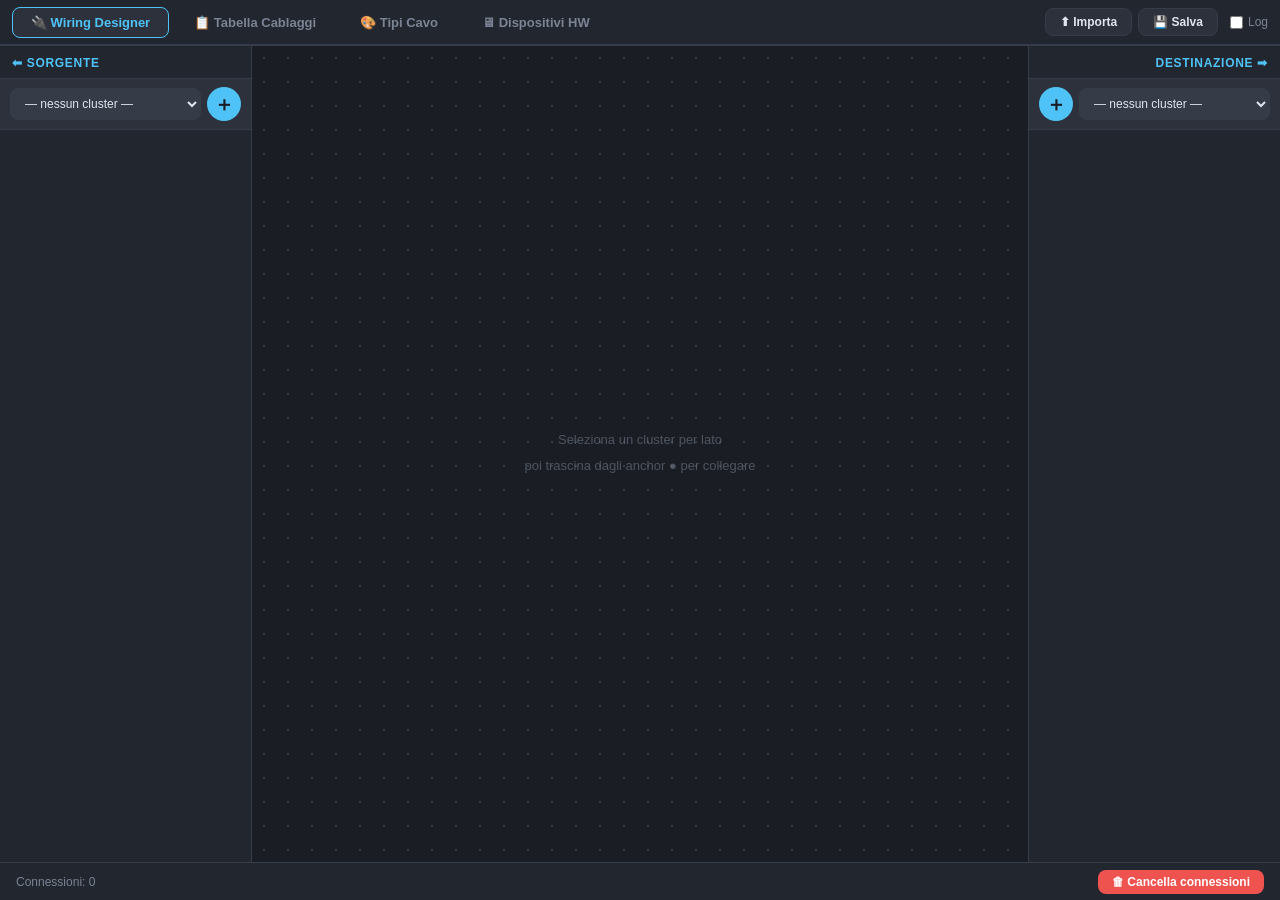
<file: WiringApp/index.html>
<!DOCTYPE html>
<html lang="it">
<head>
  <meta charset="UTF-8"/>
  <meta name="viewport" content="width=device-width, initial-scale=1.0"/>
  <title>Wiring Designer</title>
  <link rel="stylesheet" href="style.css"/>
</head>
<body>

  <!-- TAB BAR -->
  <div class="tab-bar">
    <button class="tab-btn active" data-tab="wiring">🔌 Wiring Designer</button>
    <button class="tab-btn" data-tab="table">📋 Tabella Cablaggi</button>
    <button class="tab-btn" data-tab="wiretypes">🎨 Tipi Cavo</button>
    <button class="tab-btn" data-tab="devices">🖥 Dispositivi HW</button>
    <div class="tab-spacer"></div>
    <button class="btn-icon" onclick="ImportExport.importJSON()">⬆ Importa</button>
    <button class="btn-icon" onclick="ImportExport.saveProject()">💾 Salva</button>
    <label class="log-toggle"><input type="checkbox" id="logToggle"/> Log</label>
  </div>

  <!-- TAB: WIRING -->
  <div id="tab-wiring" class="tab-content active">
    <div class="workspace">

      <!-- LEFT PANEL -->
      <div class="signal-panel" id="panel-left">
        <div class="panel-header">
          <span class="panel-title">⬅ Sorgente</span>
        </div>
        <div class="cluster-bar">
          <select id="clusterSelect-left" onchange="ClusterMgr.selectCluster('left', this.value)">
            <option value="">— nessun cluster —</option>
          </select>
          <button class="btn-cluster-add" title="Nuovo cluster" onclick="ClusterMgr.openAddCluster('left')">＋</button>
        </div>
        <div id="cluster-actions-left" class="cluster-action-bar" style="display:none">
          <button class="cab-btn cab-edit"    onclick="ClusterMgr.openEditCluster('left')">✏ Modifica</button>
          <button class="cab-btn cab-addpin"  onclick="ClusterMgr.openAddPin('left')">＋ Pin</button>
          <button class="cab-btn cab-del"     onclick="ClusterMgr.deleteCluster('left')">🗑</button>
        </div>
        <div class="signal-list" id="list-left"></div>
      </div>

      <!-- CENTER CANVAS -->
      <div class="canvas-wrapper">
        <div class="canvas-container" id="canvasContainer">
          <svg id="wiringSvg" width="100%" height="100%">
            <defs>
              <marker id="arrowEnd" markerWidth="8" markerHeight="8" refX="6" refY="3" orient="auto">
                <path d="M0,0 L0,6 L8,3 z" fill="#4fc3f7"/>
              </marker>
            </defs>
            <g id="wiresGroup"></g>
          </svg>
          <div id="dropZoneMsg">Seleziona un cluster per lato<br/>poi trascina dagli anchor ● per collegare</div>
        </div>

        <!-- WIRE NOTES PANEL (below canvas) -->
        <div class="wire-notes-panel" id="wireNotesPanel">
          <div class="wn-header">
            <span class="wn-title">📝 Note di Cablaggio</span>
            <span id="wn-conn-label" class="wn-conn-label">Clicca su un filo per aggiungere note</span>
            <button class="wn-close" onclick="WireNotes.deselect()" title="Chiudi">✕</button>
          </div>
          <div class="wn-body" id="wnBody">
            <p class="wn-hint">Clicca su un filo nel canvas per selezionarlo e aggiungere note.</p>
          </div>
        </div>
      </div>

      <!-- RIGHT PANEL -->
      <div class="signal-panel" id="panel-right">
        <div class="panel-header" style="justify-content:flex-end">
          <span class="panel-title">Destinazione ➡</span>
        </div>
        <div class="cluster-bar">
          <button class="btn-cluster-add" title="Nuovo cluster" onclick="ClusterMgr.openAddCluster('right')">＋</button>
          <select id="clusterSelect-right" onchange="ClusterMgr.selectCluster('right', this.value)">
            <option value="">— nessun cluster —</option>
          </select>
        </div>
        <div id="cluster-actions-right" class="cluster-action-bar" style="display:none">
          <button class="cab-btn cab-del"    onclick="ClusterMgr.deleteCluster('right')">🗑</button>
          <button class="cab-btn cab-addpin" onclick="ClusterMgr.openAddPin('right')">＋ Pin</button>
          <button class="cab-btn cab-edit"   onclick="ClusterMgr.openEditCluster('right')">✏ Modifica</button>
        </div>
        <div class="signal-list" id="list-right"></div>
      </div>

    </div>
    <div class="connections-bar">
      <span id="connCount">Connessioni: 0</span>
      <span id="activeInfo" class="active-info"></span>
      <button class="btn-danger-sm" onclick="WiringApp.clearConnections()">🗑 Cancella connessioni</button>
    </div>
  </div>

  <!-- TAB: TABLE -->
  <div id="tab-table" class="tab-content">
    <div class="table-toolbar">
      <button class="btn-primary" onclick="TableView.generate()">🔄 Genera</button>
      <button class="btn-secondary" onclick="TableView.exportCSV()">⬇ CSV</button>
      <button class="btn-secondary" onclick="TableView.exportJSON()">⬇ JSON</button>
      <label class="filter-label">
        Cluster:
        <select id="tableFilter" onchange="TableView.generate()"><option value="">Tutti</option></select>
      </label>
    </div>
    <div id="tableContainer">
      <p class="hint">Crea i collegamenti nel Wiring Designer, poi premi "Genera".</p>
    </div>
  </div>

  <!-- TAB: WIRE TYPES -->
  <div id="tab-wiretypes" class="tab-content">
    <div class="wt-toolbar">
      <span class="wt-toolbar-title">🎨 Gestione Tipi di Cavo</span>
      <button class="btn-primary" onclick="WireTypeMgr.openAdd()">＋ Nuovo tipo cavo</button>
    </div>
    <div id="wtContainer" class="wt-container">
      <p class="hint">Nessun tipo di cavo definito. Premi "Nuovo tipo cavo" per aggiungerne uno.</p>
    </div>
  </div>

  <!-- TAB: DEVICES -->
  <div id="tab-devices" class="tab-content">
    <div class="wt-toolbar">
      <span class="wt-toolbar-title">🖥 Dispositivi Hardware</span>
      <button class="btn-primary" onclick="DeviceMgr.openAdd()">＋ Nuovo Dispositivo</button>
    </div>
    <div id="devContainer" class="wt-container">
      <p class="hint">Nessun dispositivo. Premi "＋ Nuovo Dispositivo".</p>
    </div>
  </div>

    <!-- DRAG GHOST -->
  <div id="dragGhost" class="drag-ghost"></div>

  <!-- MODAL -->
  <div id="modalOverlay" class="modal-overlay" style="display:none">
    <div class="modal" id="modalBox"></div>
  </div>

  <!-- PIN TOOLTIP -->
  <div id="pinTooltip" class="pin-tooltip" style="display:none"></div>

  <input type="file" id="fileInput" accept=".json" style="display:none" onchange="ImportExport.onFileSelected(event)"/>
  <script src="script.js"></script>
</body>
</html>
</file>
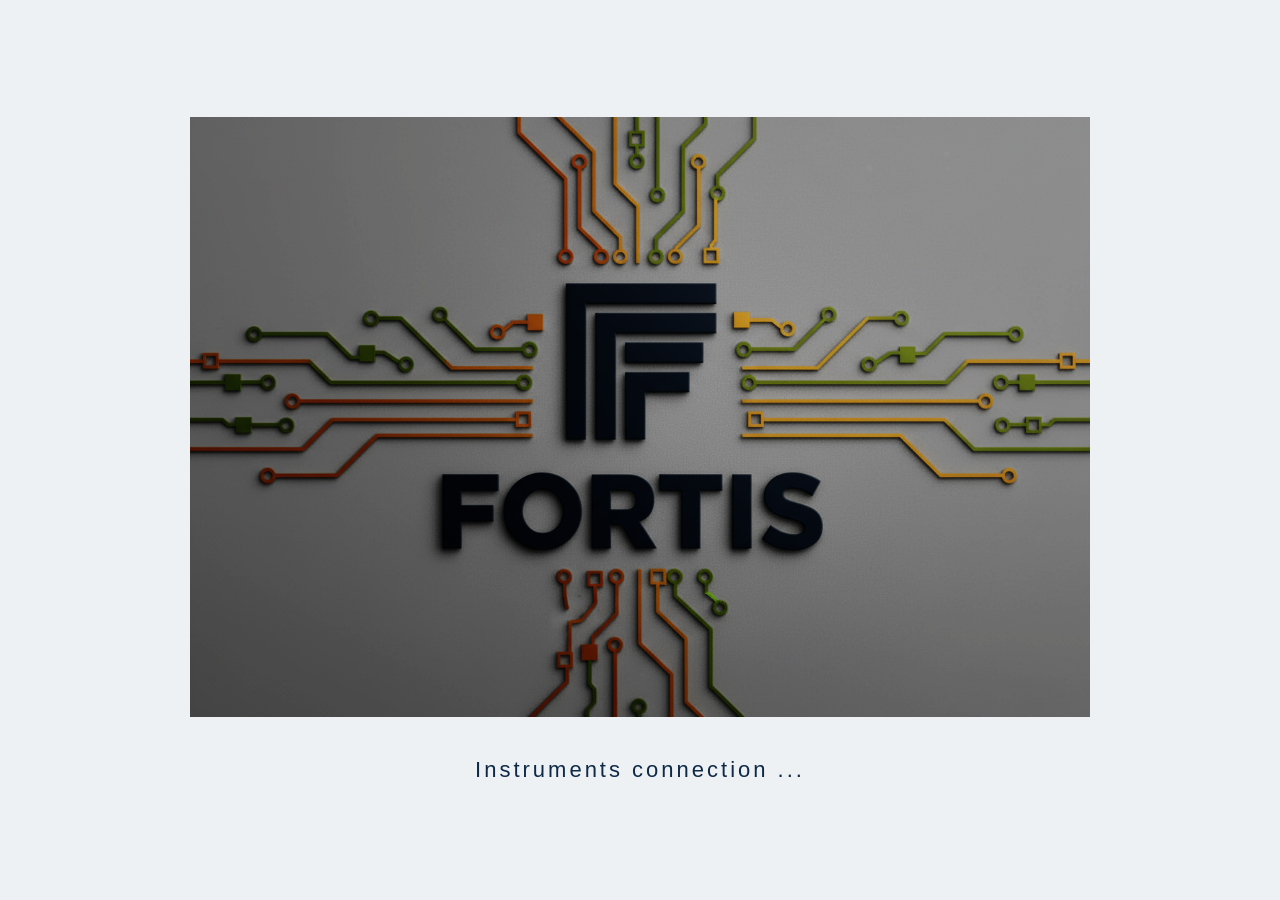
<file: Fortis Anmation/animation - Copia - Copia - Copia.html>
<!DOCTYPE html>
<html lang="it">
<head>
<meta charset="UTF-8">
<title>FORTIS - Instruments Connection</title>

<style>
body{
    margin:0;
    background:#eef1f4;
    display:flex;
    justify-content:center;
    align-items:center;
    height:100vh;
    font-family:Segoe UI, sans-serif;
}

.container{
    position:relative;
    width:900px;
    text-align:center;
}

/* Immagine base leggermente desaturata */
.base{
    width:100%;
    display:block;
    filter: grayscale(40%) brightness(0.9);
}

/* Overlay blu isolato con blend */
.blue-layer{
    position:absolute;
    top:0;
    left:0;
    width:100%;
    animation: pulse 3s ease-in-out infinite;
    mix-blend-mode: multiply;
}

/* Animazione pulsazione */
@keyframes pulse{
    0%{
        transform:scale(1);
        filter: brightness(1);
        opacity:0.9;
    }
    50%{
        transform:scale(1.03);
        filter: brightness(1.4);
        opacity:1;
    }
    100%{
        transform:scale(1);
        filter: brightness(1);
        opacity:0.9;
    }
}

.status{
    margin-top:40px;
    font-size:22px;
    letter-spacing:3px;
    color:#0e2a47;
    animation: fadeDots 2s infinite;
}

@keyframes fadeDots{
    0%{ opacity:0.6; }
    50%{ opacity:1; }
    100%{ opacity:0.6; }
}

</style>
</head>

<body>

<div class="container">

    <!-- Base attenuata -->
    <img src="fortis.png" class="base">

    <!-- Overlay pulsante -->
    <img src="fortis.png" class="blue-layer">

    <div class="status">
        Instruments connection ...
    </div>

</div>

</body>
</html>
</file>
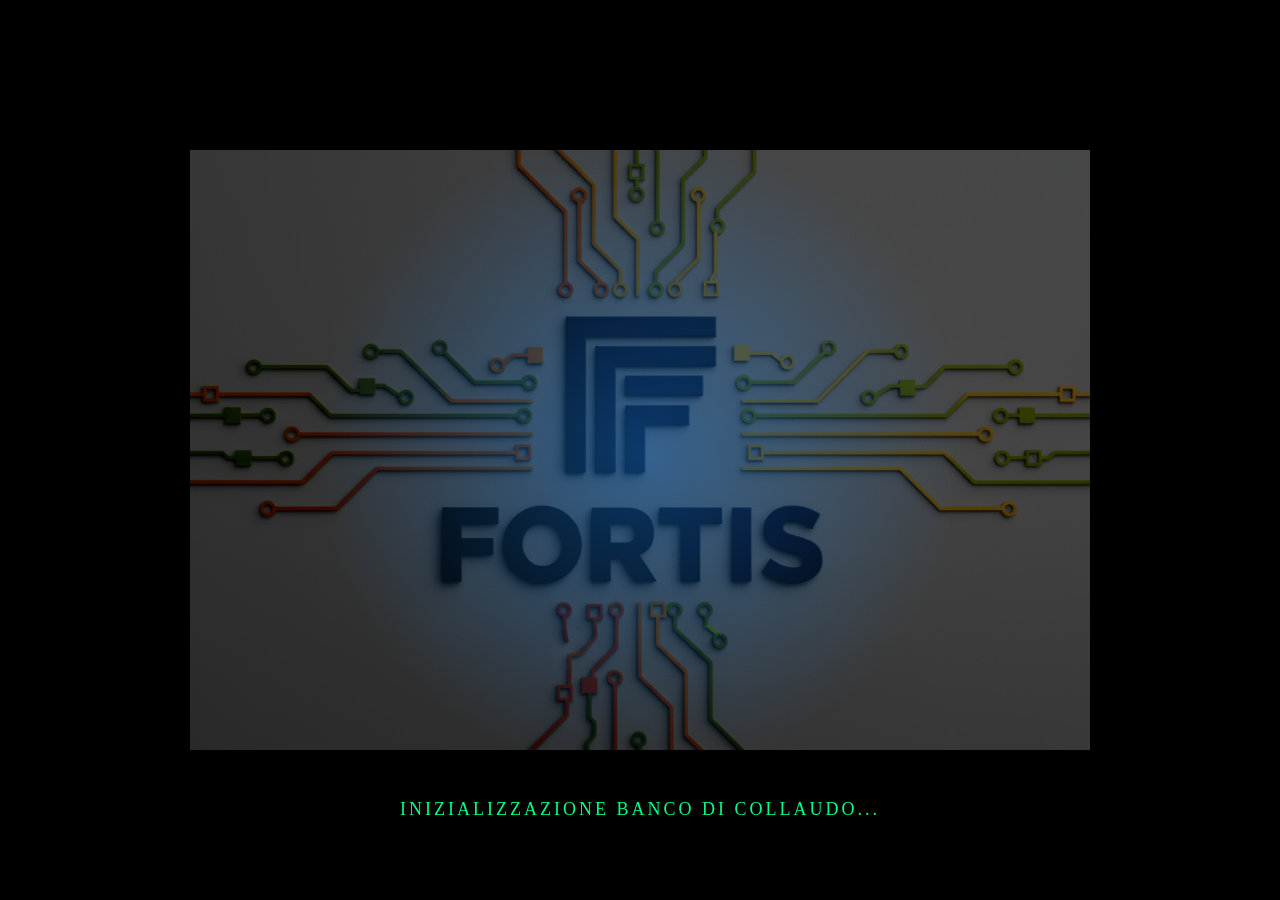
<file: Fortis Anmation/animation - Copia - Copia.html>
<!DOCTYPE html>
<html lang="it">
<head>
<meta charset="UTF-8">
<title>FORTIS - Inizializzazione</title>
<style>
body{
    margin:0;
    height:100vh;
    background:#000;
    display:flex;
    justify-content:center;
    align-items:center;
    overflow:hidden;
    font-family:Consolas;
}

.container{
    position:relative;
    width:900px;
}

img{
    width:100%;
    display:block;
    filter:brightness(0.4) contrast(1.2);
}

.glow{
    position:absolute;
    inset:0;
    background:radial-gradient(circle at center,
        rgba(30,144,255,0.4),
        transparent 60%);
    animation:glowPulse 3s infinite ease-in-out;
    pointer-events:none;
}

@keyframes glowPulse{
    0%,100%{ opacity:0.6; }
    50%{ opacity:1; }
}

.status{
    position:absolute;
    bottom:-70px;
    width:100%;
    text-align:center;
    font-size:18px;
    color:#00ff88;
    letter-spacing:3px;
    animation:blink 1.5s infinite;
}

@keyframes blink{
    0%,100%{ opacity:1; }
    50%{ opacity:0.4; }
}
</style>
</head>

<body>
<div class="container">
    <img src="fortis.png">
    <div class="glow"></div>
    <div class="status">
        INIZIALIZZAZIONE BANCO DI COLLAUDO...
    </div>
</div>
</body>
</html>
</file>
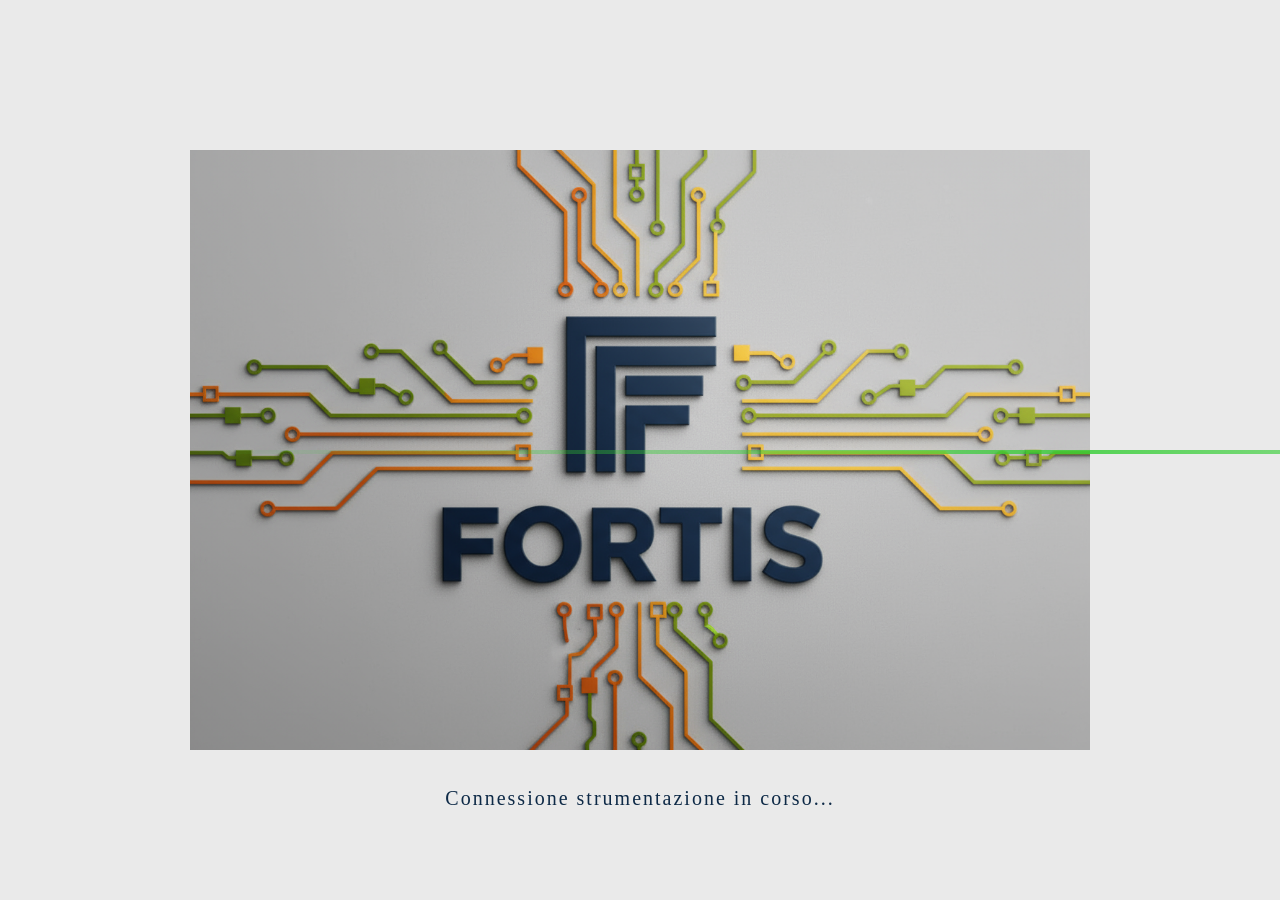
<file: Fortis Anmation/animation.html>
<!DOCTYPE html>
<html lang="it">
<head>
<meta charset="UTF-8">
<title>FORTIS - Connessione</title>
<style>
body{
    margin:0;
    height:100vh;
    background:#eaeaea;
    display:flex;
    justify-content:center;
    align-items:center;
    overflow:hidden;
    font-family:Segoe UI;
}

.container{
    position:relative;
    width:900px;
}

img{
    width:100%;
    display:block;
}

.overlay{
    position:absolute;
    top:0;
    left:0;
    width:100%;
    height:100%;
    pointer-events:none;
}

.pulse{
    position:absolute;
    width:200%;
    height:4px;
    background:linear-gradient(90deg, transparent, rgba(50,205,50,0.8), transparent);
    animation:movePulse 3s linear infinite;
    top:50%;
}

@keyframes movePulse{
    0%{ transform:translateX(-50%); }
    100%{ transform:translateX(0%); }
}

.status{
    position:absolute;
    bottom:-60px;
    width:100%;
    text-align:center;
    font-size:20px;
    letter-spacing:2px;
    color:#0e2a47;
}
</style>
</head>

<body>
<div class="container">
    <img src="fortis.png">
    <div class="overlay">
        <div class="pulse"></div>
    </div>
    <div class="status">Connessione strumentazione in corso...</div>
</div>
</body>
</html>
</file>
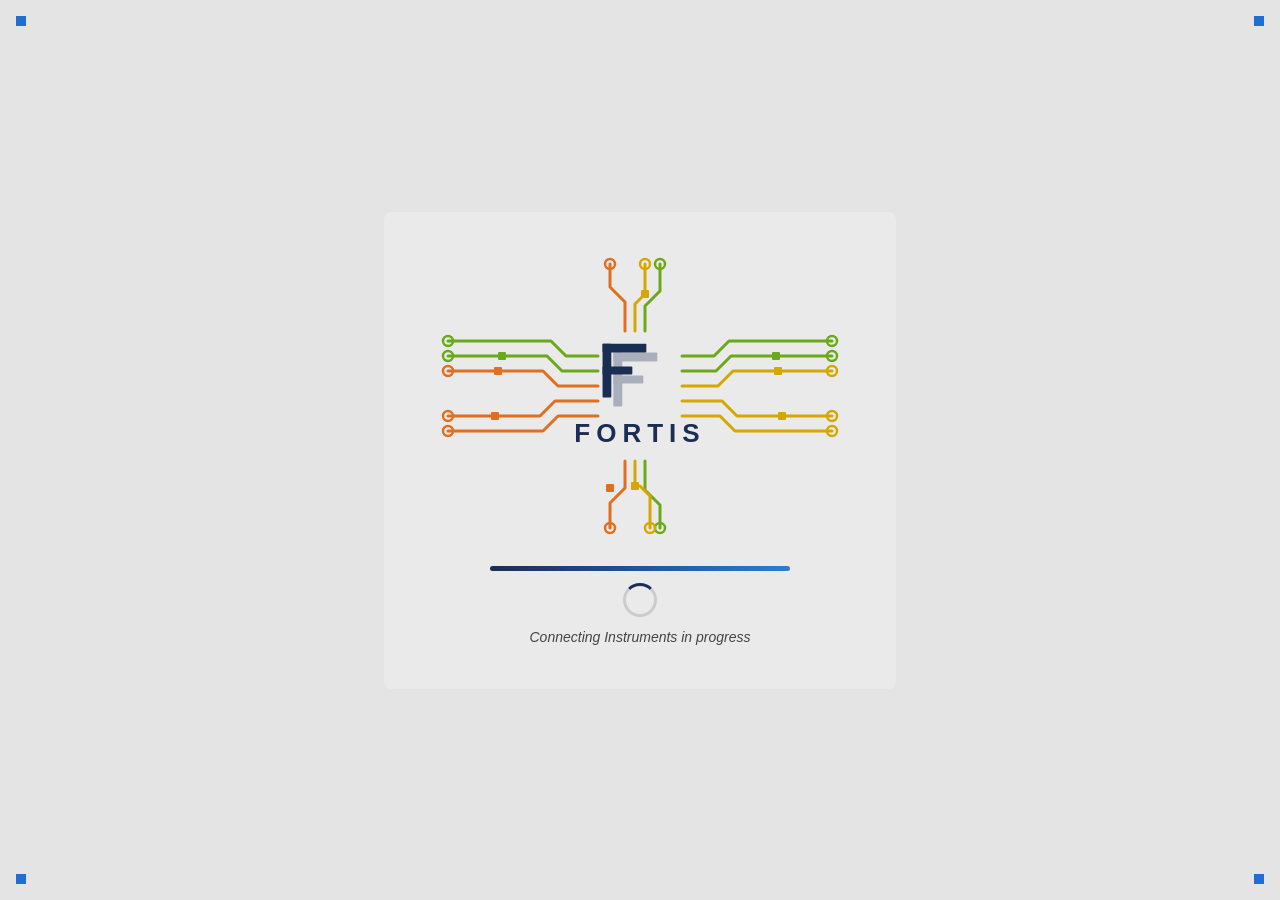
<file: Fortis Anmation/fortis_connecting.html>
<!DOCTYPE html>
<html lang="it">
<head>
<meta charset="UTF-8">
<title>Connecting Instruments – FORTIS</title>
<style>
*, *::before, *::after { box-sizing: border-box; margin: 0; padding: 0; }

body {
  width: 100vw; height: 100vh; overflow: hidden;
  display: flex; align-items: center; justify-content: center;
  background-color: #e4e4e4;
  font-family: 'Segoe UI', Arial, sans-serif;
}

.c { position: fixed; width: 10px; height: 10px; background: #1e6ed4; }
.c.tl { top:16px;  left:16px;  }
.c.tr { top:16px;  right:16px; }
.c.bl { bottom:16px; left:16px;  }
.c.br { bottom:16px; right:16px; }

.card {
  display:flex; flex-direction:column; align-items:center; gap:30px;
  padding: 44px 56px;
  background: rgba(238,238,238,0.6);
  border-radius: 8px;
}

.trace { fill:none; stroke-width:3; stroke-linecap:round; stroke-linejoin:round; }
.trace.o { stroke:#e07020; }
.trace.y { stroke:#d4a800; }
.trace.g { stroke:#6aaa1a; }

@keyframes draw { from { stroke-dashoffset: var(--len); } to { stroke-dashoffset: 0; } }

.logo-wrap {
  position:absolute; top:50%; left:50%;
  transform:translate(-50%,-50%);
  display:flex; flex-direction:column; align-items:center;
  pointer-events:none;
}
.brand {
  margin-top:10px; font-size:26px; font-weight:900;
  letter-spacing:6px; color:#1a2d52;
}

.prog-area { width:300px; display:flex; flex-direction:column; align-items:center; gap:12px; }
.track { width:100%; height:5px; background:#bbb; border-radius:3px; overflow:hidden; }
.fill {
  height:100%;
  background: linear-gradient(90deg,#1a2d52,#2e7cd6);
  box-shadow:0 0 8px rgba(46,124,214,.6);
  animation: prog 3.5s ease-in-out infinite;
}
@keyframes prog { 0%{width:0} 75%{width:90%} 100%{width:100%} }

@keyframes spin { to { transform:rotate(360deg); } }
.spinner {
  width:34px; height:34px;
  border:3px solid #ccc; border-top-color:#1a2d52;
  border-radius:50%;
  animation:spin 0.9s linear infinite;
}

.status { font-size:14px; color:#444; font-style:italic; }
.dots::after { content:''; animation: dotanim 1.6s steps(4,end) infinite; }
@keyframes dotanim {
  0%  { content:'';    }
  25% { content:'.';   }
  50% { content:'..';  }
  75% { content:'...'; }
  100%{ content:'';    }
}
</style>
</head>
<body>

<div class="c tl"></div><div class="c tr"></div>
<div class="c bl"></div><div class="c br"></div>

<div class="card">

  <div style="position:relative;width:400px;height:280px;">

    <svg id="sc" viewBox="0 0 400 280" width="400" height="280"
         style="position:absolute;top:0;left:0;overflow:visible;"
         xmlns="http://www.w3.org/2000/svg">

      <!-- LEFT orange -->
      <path id="p0" class="trace o" d="M158,130 H118 L103,115 H58 L42,115 H8"/>
      <circle cx="8"  cy="115" r="5" fill="none" stroke="#e07020" stroke-width="2.5"/>
      <rect   x="54" y="111"  width="8" height="8" fill="#e07020" rx="1"/>

      <path id="p1" class="trace o" d="M158,145 H115 L100,160 H55 L40,160 H8"/>
      <circle cx="8"  cy="160" r="5" fill="none" stroke="#e07020" stroke-width="2.5"/>
      <rect   x="51" y="156"  width="8" height="8" fill="#e07020" rx="1"/>

      <path id="p2" class="trace o" d="M158,160 H118 L103,175 H8"/>
      <circle cx="8"  cy="175" r="5" fill="none" stroke="#e07020" stroke-width="2.5"/>

      <!-- LEFT green -->
      <path id="p3" class="trace g" d="M158,115 H122 L107,100 H62 L47,100 H8"/>
      <circle cx="8"  cy="100" r="5" fill="none" stroke="#6aaa1a" stroke-width="2.5"/>
      <rect   x="58" y="96"   width="8" height="8" fill="#6aaa1a" rx="1"/>

      <path id="p4" class="trace g" d="M158,100 H126 L111,85 H60 L45,85 H8"/>
      <circle cx="8"  cy="85"  r="5" fill="none" stroke="#6aaa1a" stroke-width="2.5"/>

      <!-- RIGHT yellow -->
      <path id="p5" class="trace y" d="M242,130 H278 L293,115 H338 L353,115 H392"/>
      <circle cx="392" cy="115" r="5" fill="none" stroke="#d4a800" stroke-width="2.5"/>
      <rect   x="334" y="111"  width="8" height="8" fill="#d4a800" rx="1"/>

      <path id="p6" class="trace y" d="M242,145 H282 L297,160 H342 L357,160 H392"/>
      <circle cx="392" cy="160" r="5" fill="none" stroke="#d4a800" stroke-width="2.5"/>
      <rect   x="338" y="156"  width="8" height="8" fill="#d4a800" rx="1"/>

      <path id="p7" class="trace y" d="M242,160 H280 L295,175 H392"/>
      <circle cx="392" cy="175" r="5" fill="none" stroke="#d4a800" stroke-width="2.5"/>

      <!-- RIGHT green -->
      <path id="p8" class="trace g" d="M242,115 H276 L291,100 H336 L351,100 H392"/>
      <circle cx="392" cy="100" r="5" fill="none" stroke="#6aaa1a" stroke-width="2.5"/>
      <rect   x="332" y="96"   width="8" height="8" fill="#6aaa1a" rx="1"/>

      <path id="p9" class="trace g" d="M242,100 H274 L289,85 H338 L353,85 H392"/>
      <circle cx="392" cy="85"  r="5" fill="none" stroke="#6aaa1a" stroke-width="2.5"/>

      <!-- TOP -->
      <path id="p10" class="trace y" d="M195,75 V48 L205,38 V8"/>
      <circle cx="205" cy="8"  r="5" fill="none" stroke="#d4a800" stroke-width="2.5"/>
      <rect   x="201" y="34"   width="8" height="8" fill="#d4a800" rx="1"/>

      <path id="p11" class="trace g" d="M205,75 V50 L220,35 V8"/>
      <circle cx="220" cy="8"  r="5" fill="none" stroke="#6aaa1a" stroke-width="2.5"/>

      <path id="p12" class="trace o" d="M185,75 V46 L170,31 V8"/>
      <circle cx="170" cy="8"  r="5" fill="none" stroke="#e07020" stroke-width="2.5"/>

      <!-- BOTTOM -->
      <path id="p13" class="trace o" d="M185,205 V232 L170,247 V272"/>
      <circle cx="170" cy="272" r="5" fill="none" stroke="#e07020" stroke-width="2.5"/>
      <rect   x="166" y="228"  width="8" height="8" fill="#e07020" rx="1"/>

      <path id="p14" class="trace g" d="M205,205 V234 L220,249 V272"/>
      <circle cx="220" cy="272" r="5" fill="none" stroke="#6aaa1a" stroke-width="2.5"/>

      <path id="p15" class="trace y" d="M195,205 V230 H200 L210,240 V272"/>
      <circle cx="210" cy="272" r="5" fill="none" stroke="#d4a800" stroke-width="2.5"/>
      <rect   x="191" y="226"  width="8" height="8" fill="#d4a800" rx="1"/>

    </svg>

    <!-- Logo FORTIS centrato -->
    <div class="logo-wrap">
      <svg width="76" height="64" viewBox="0 0 76 64" xmlns="http://www.w3.org/2000/svg">
        <g transform="translate(11,9)" opacity="0.3">
          <rect x="0" y="0"  width="44" height="9"  rx="1" fill="#1a2d52"/>
          <rect x="0" y="0"  width="9"  height="54" rx="1" fill="#1a2d52"/>
          <rect x="0" y="23" width="30" height="8"  rx="1" fill="#1a2d52"/>
        </g>
        <g>
          <rect x="0" y="0"  width="44" height="9"  rx="1" fill="#1a2d52"/>
          <rect x="0" y="0"  width="9"  height="54" rx="1" fill="#1a2d52"/>
          <rect x="0" y="23" width="30" height="8"  rx="1" fill="#1a2d52"/>
        </g>
      </svg>
      <span class="brand">FORTIS</span>
    </div>

  </div>

  <div class="prog-area">
    <div class="track"><div class="fill"></div></div>
    <div class="spinner"></div>
    <p class="status">Connecting Instruments in progress<span class="dots"></span></p>
  </div>

</div>

<script>
window.addEventListener('load', function () {
  var LOOP_MS = 4000;
  var paths = document.querySelectorAll('path[id^="p"]');

  function animatePath(path, delay, len) {
    path.style.setProperty('--len', len + 'px');
    path.style.strokeDasharray  = len;
    path.style.strokeDashoffset = len;
    path.style.animation = 'none';
    void path.getBoundingClientRect();
    path.style.animation = 'draw 1.0s ' + delay + 'ms ease forwards';
  }

  function runCycle() {
    paths.forEach(function (path, i) {
      var len = path.getTotalLength() || 300;
      animatePath(path, i * 100, len);
    });
  }

  runCycle();
  setInterval(runCycle, LOOP_MS);
});
</script>
</body>
</html>
</file>
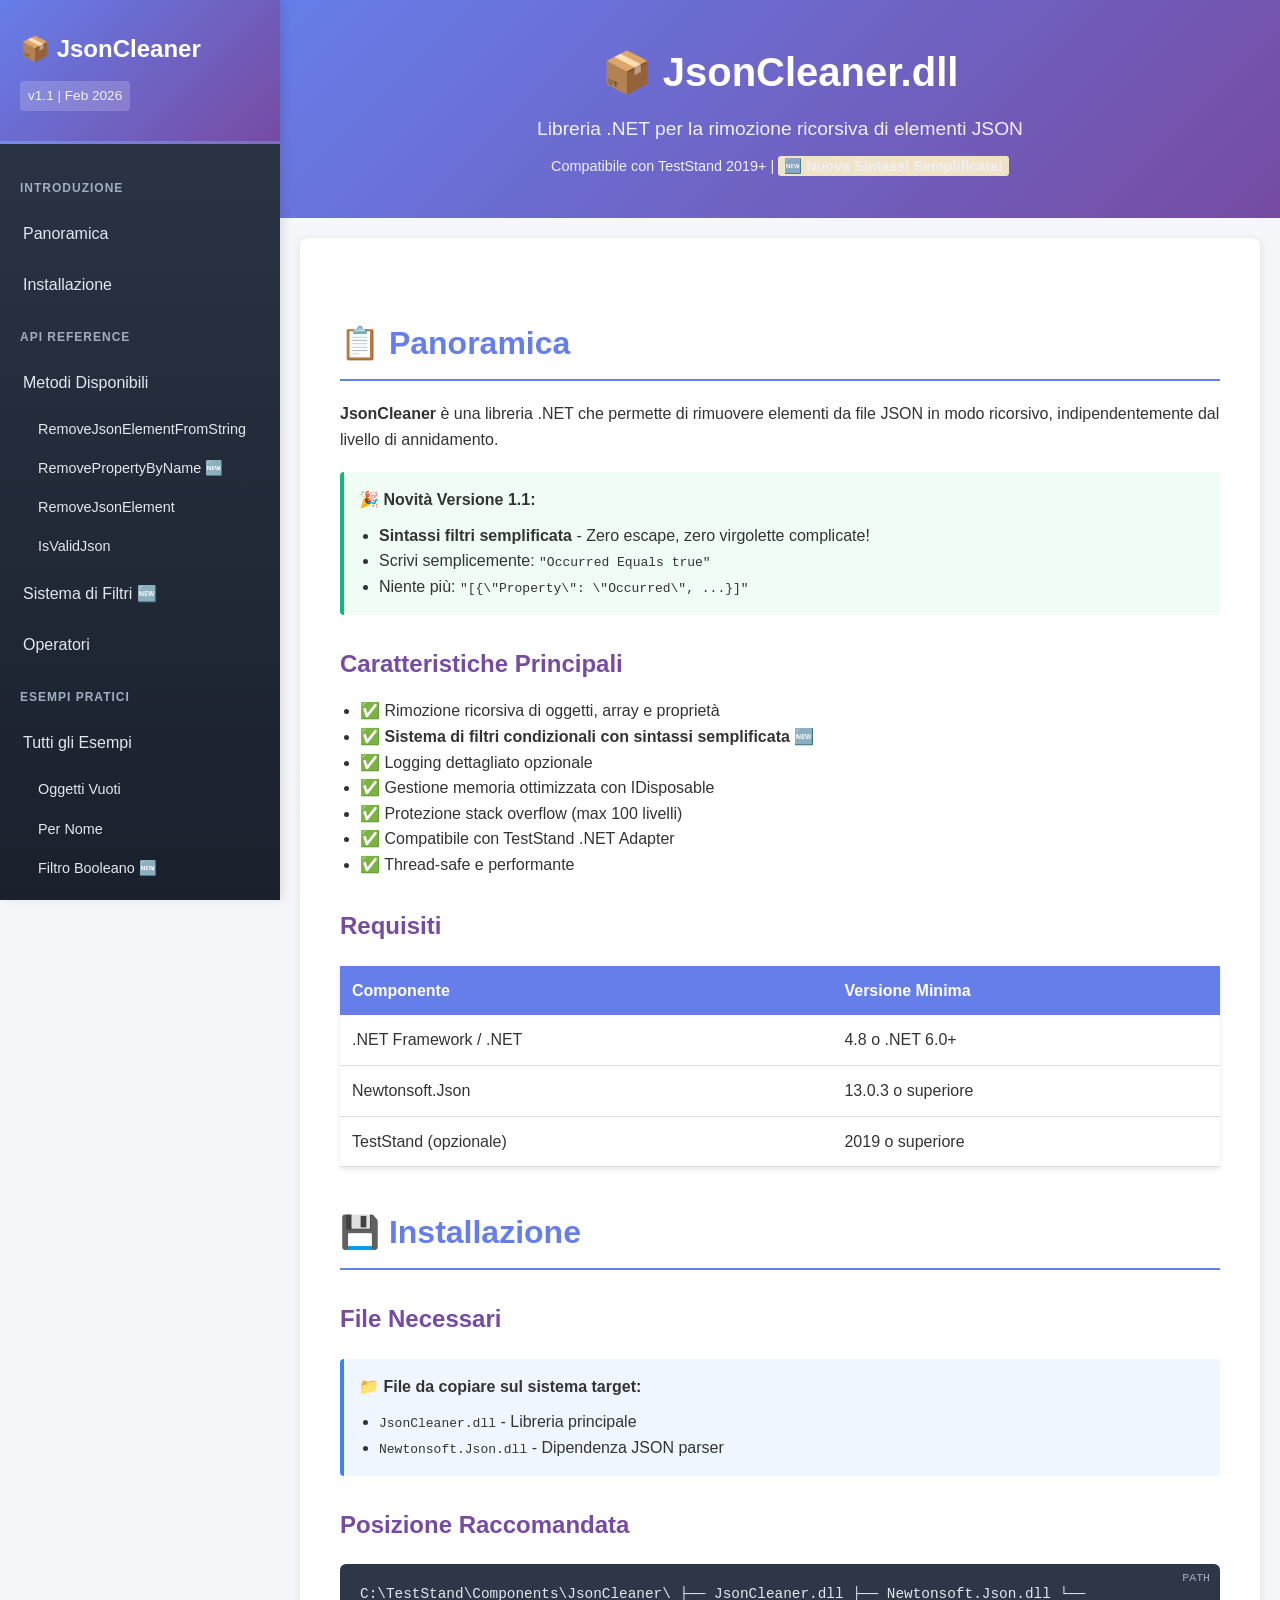
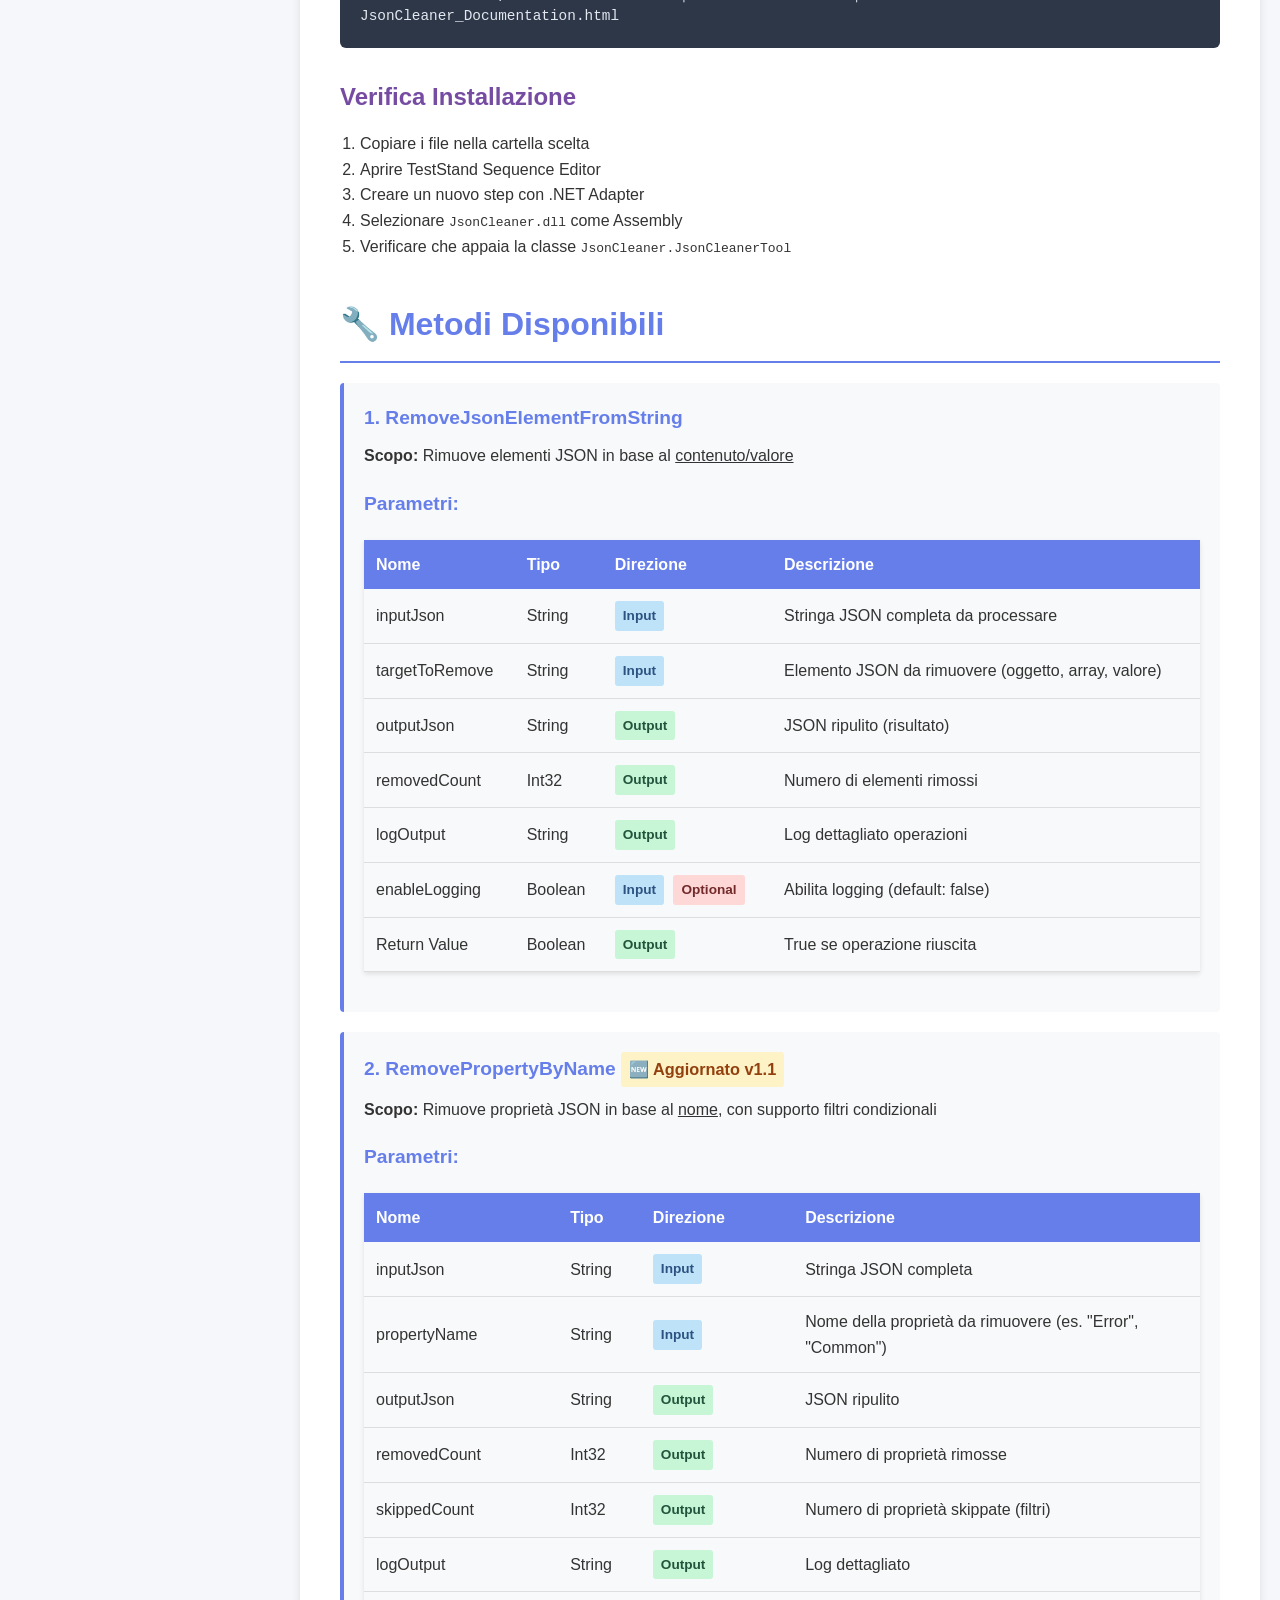
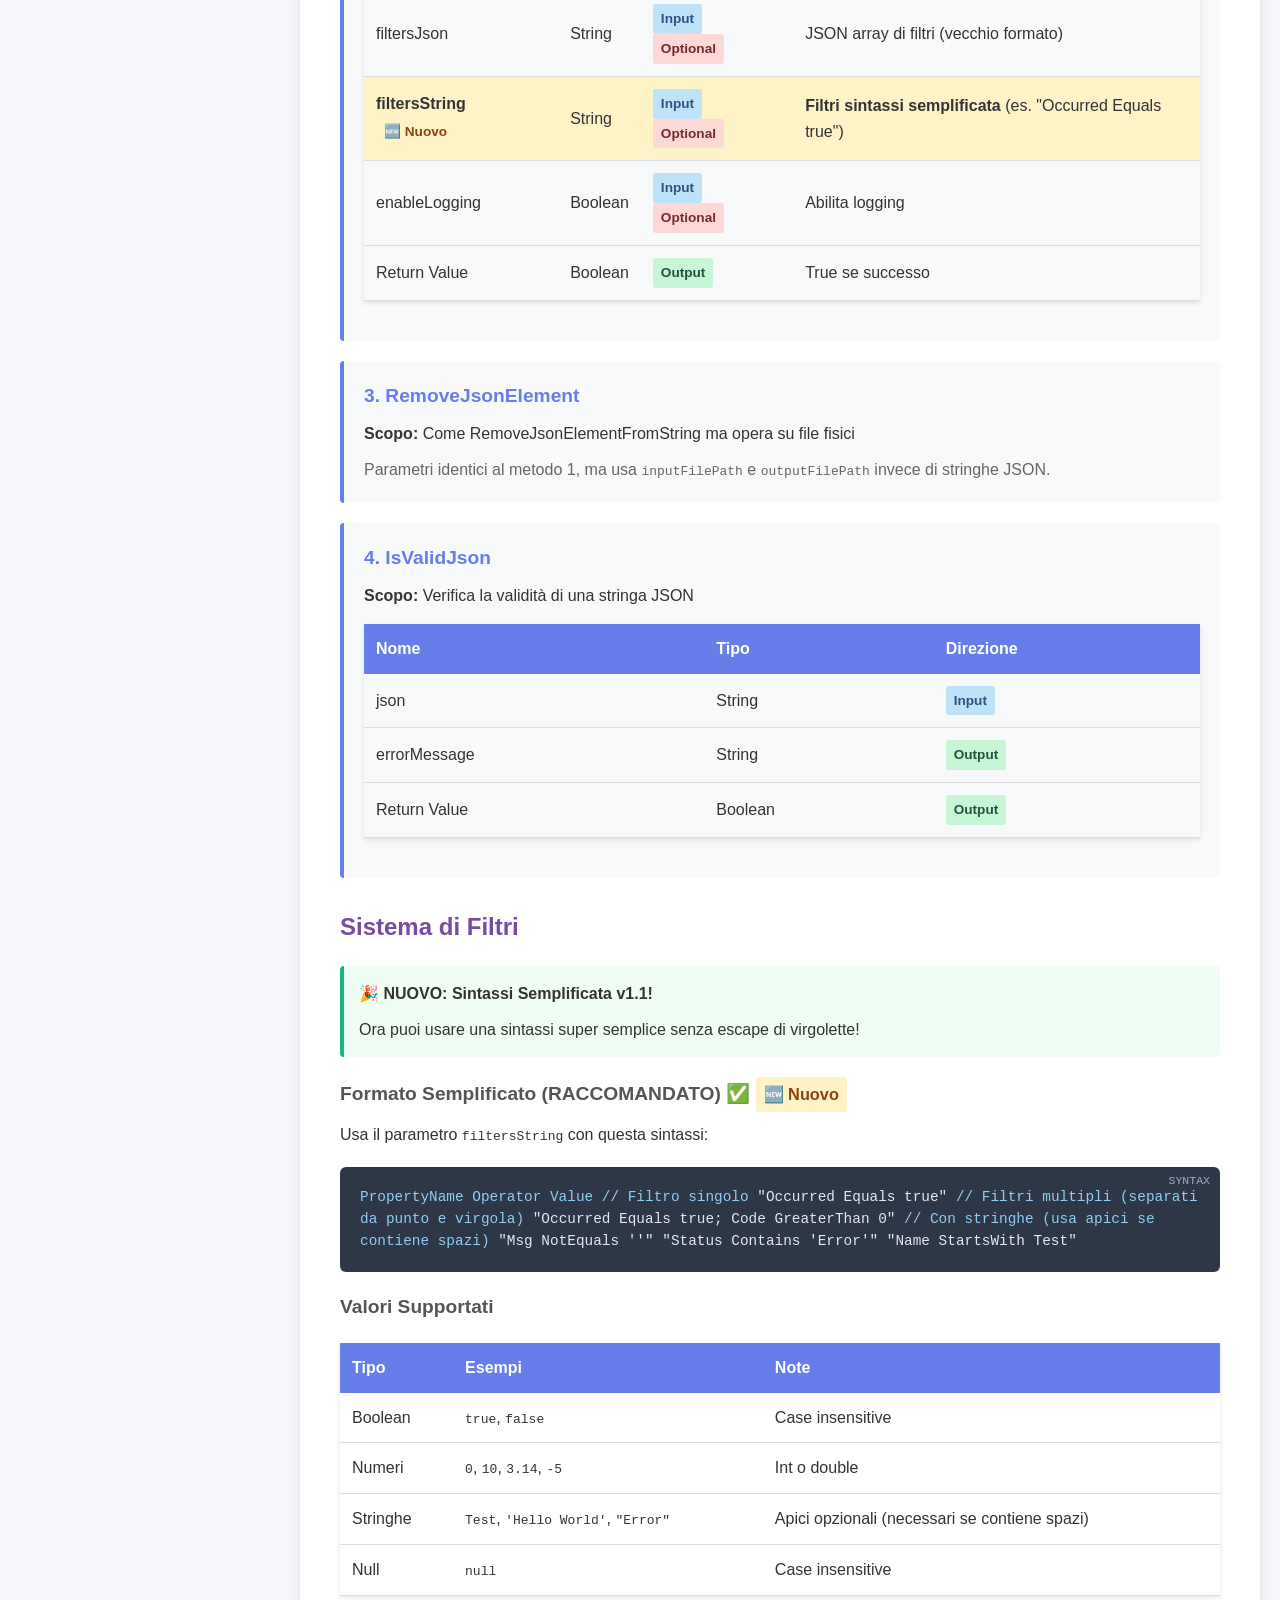
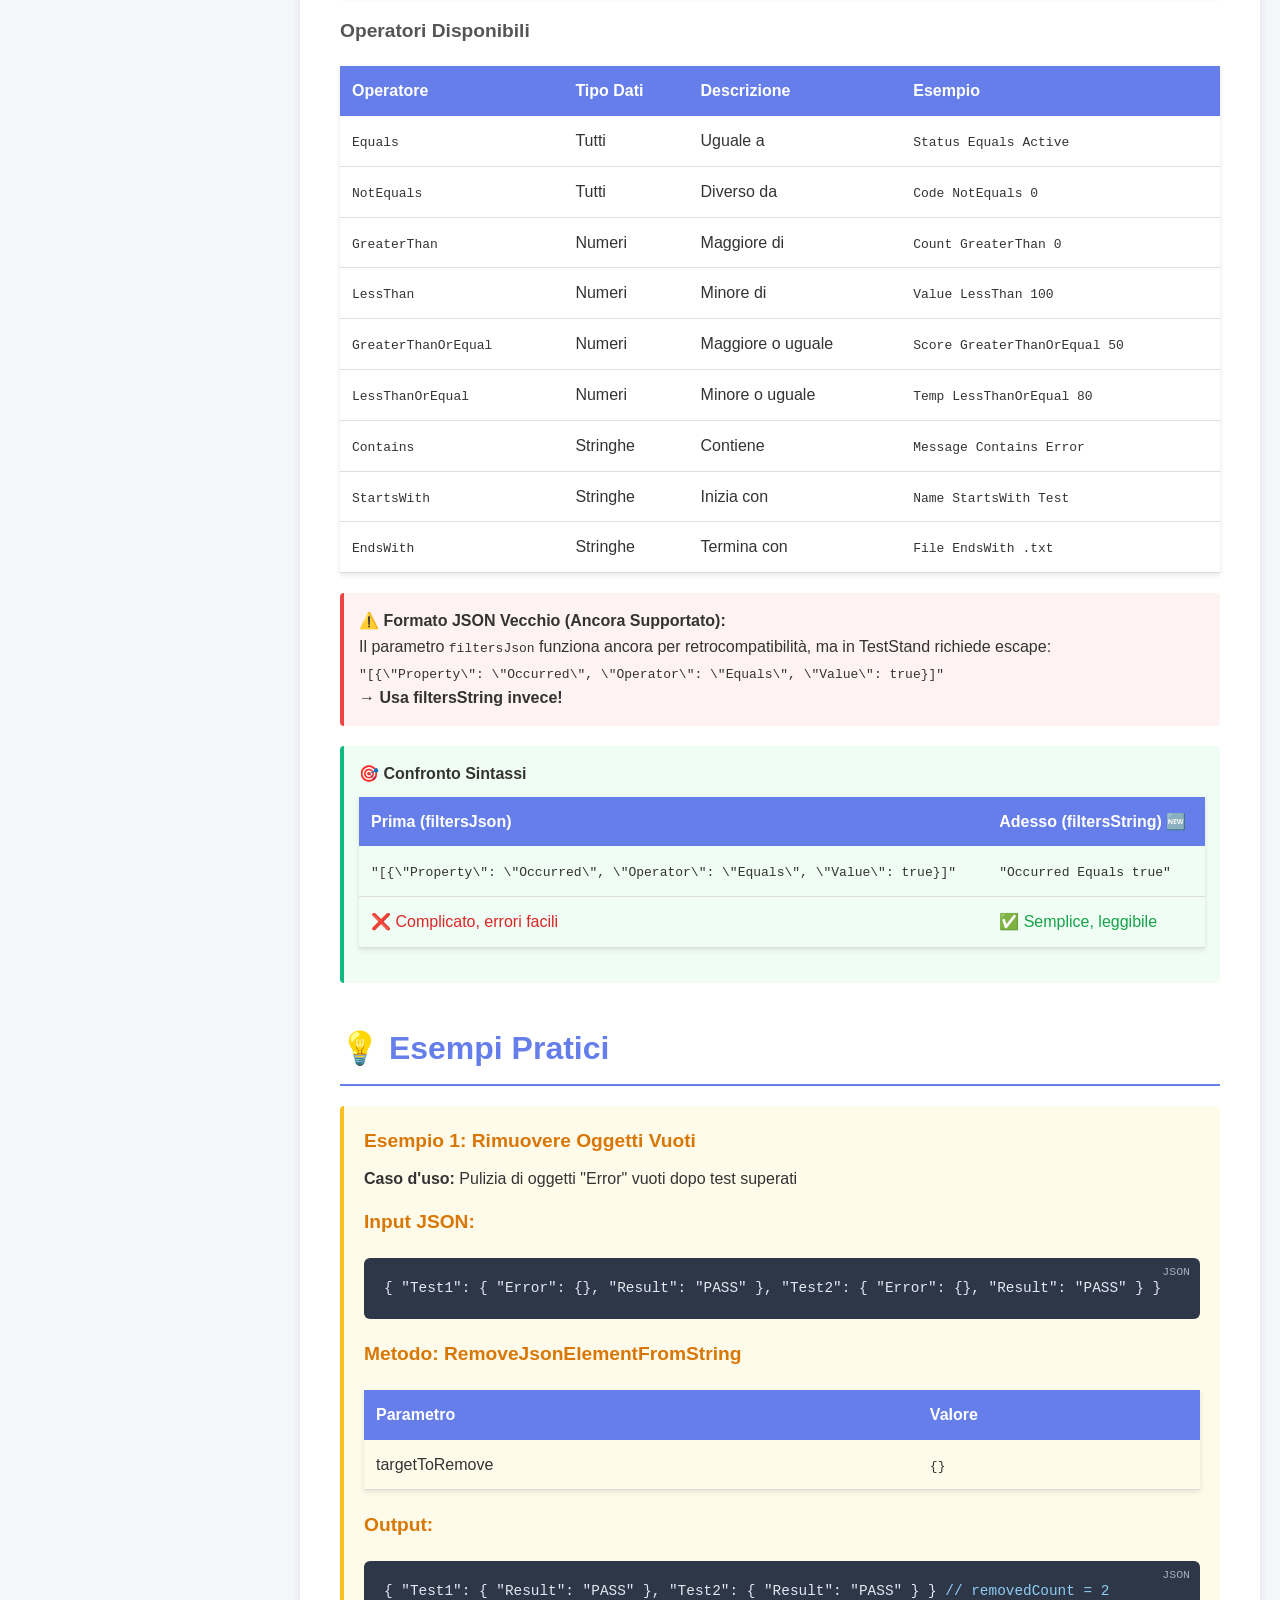
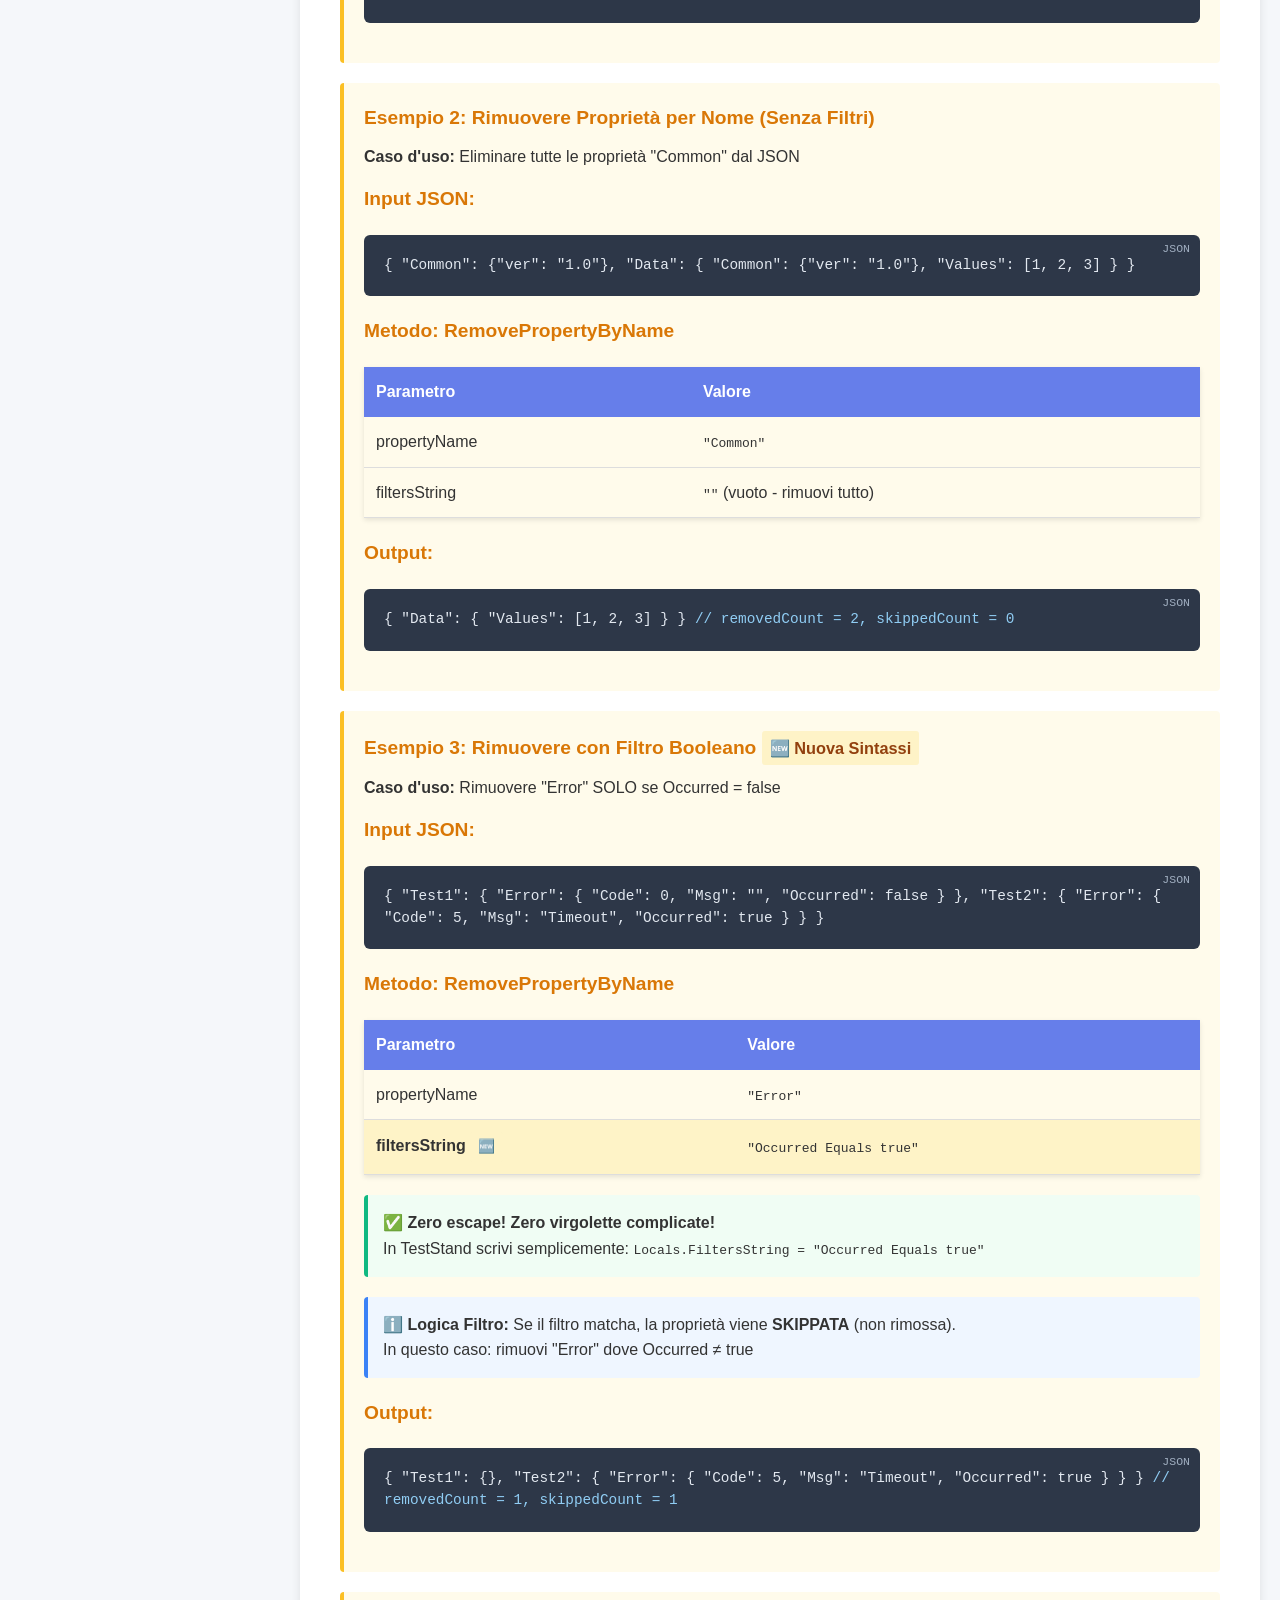
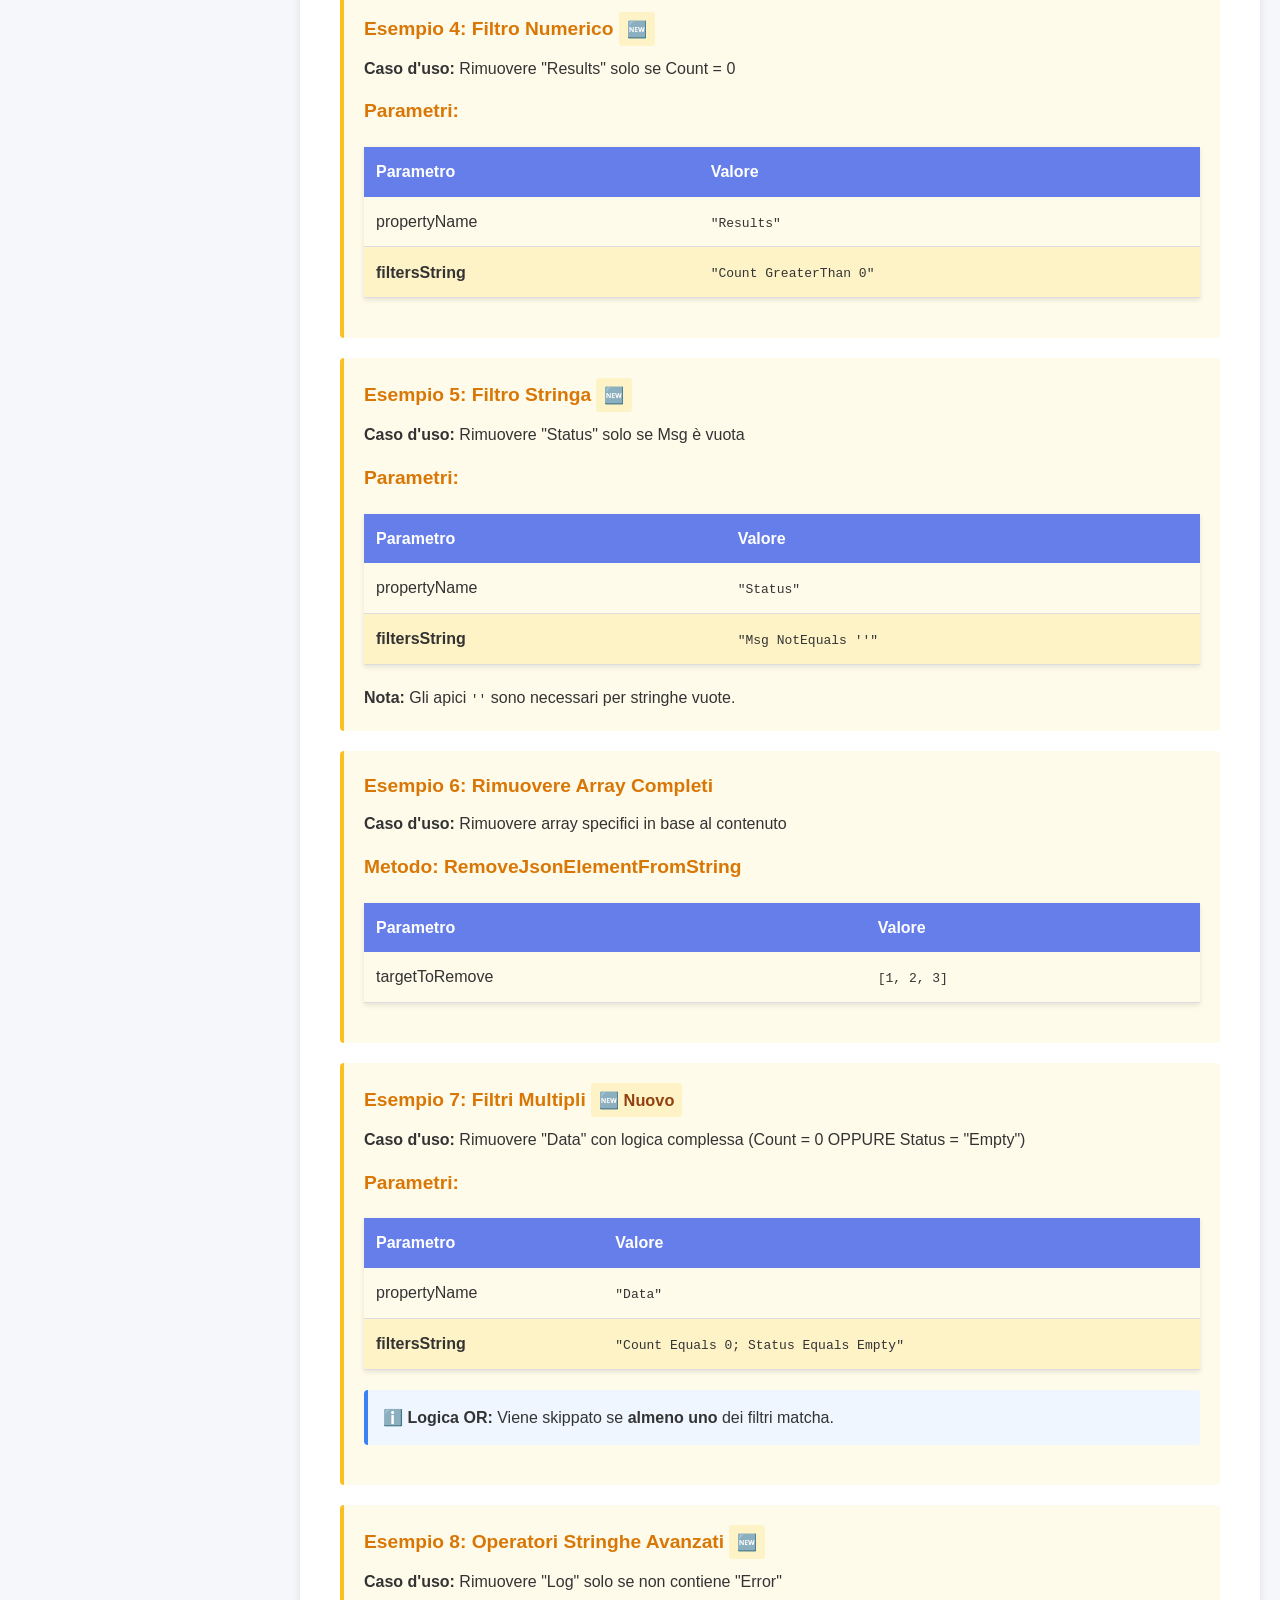
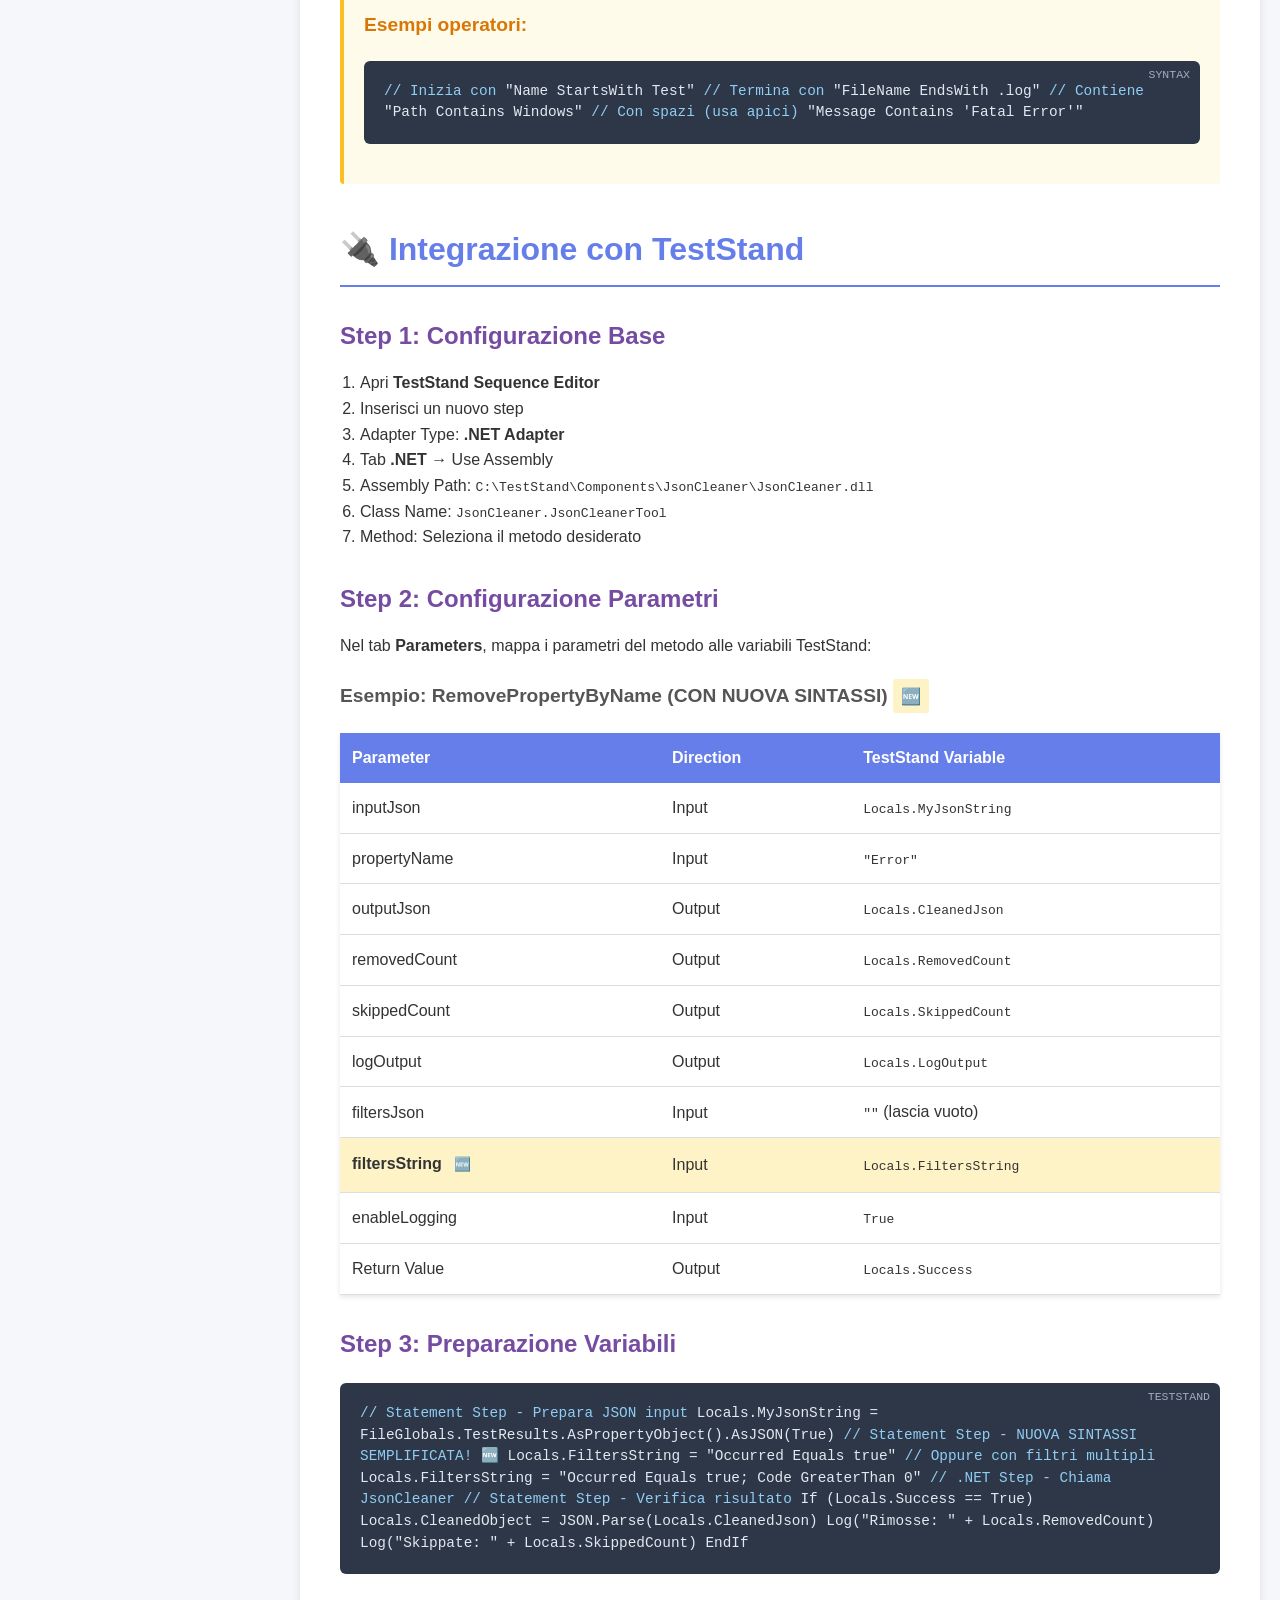
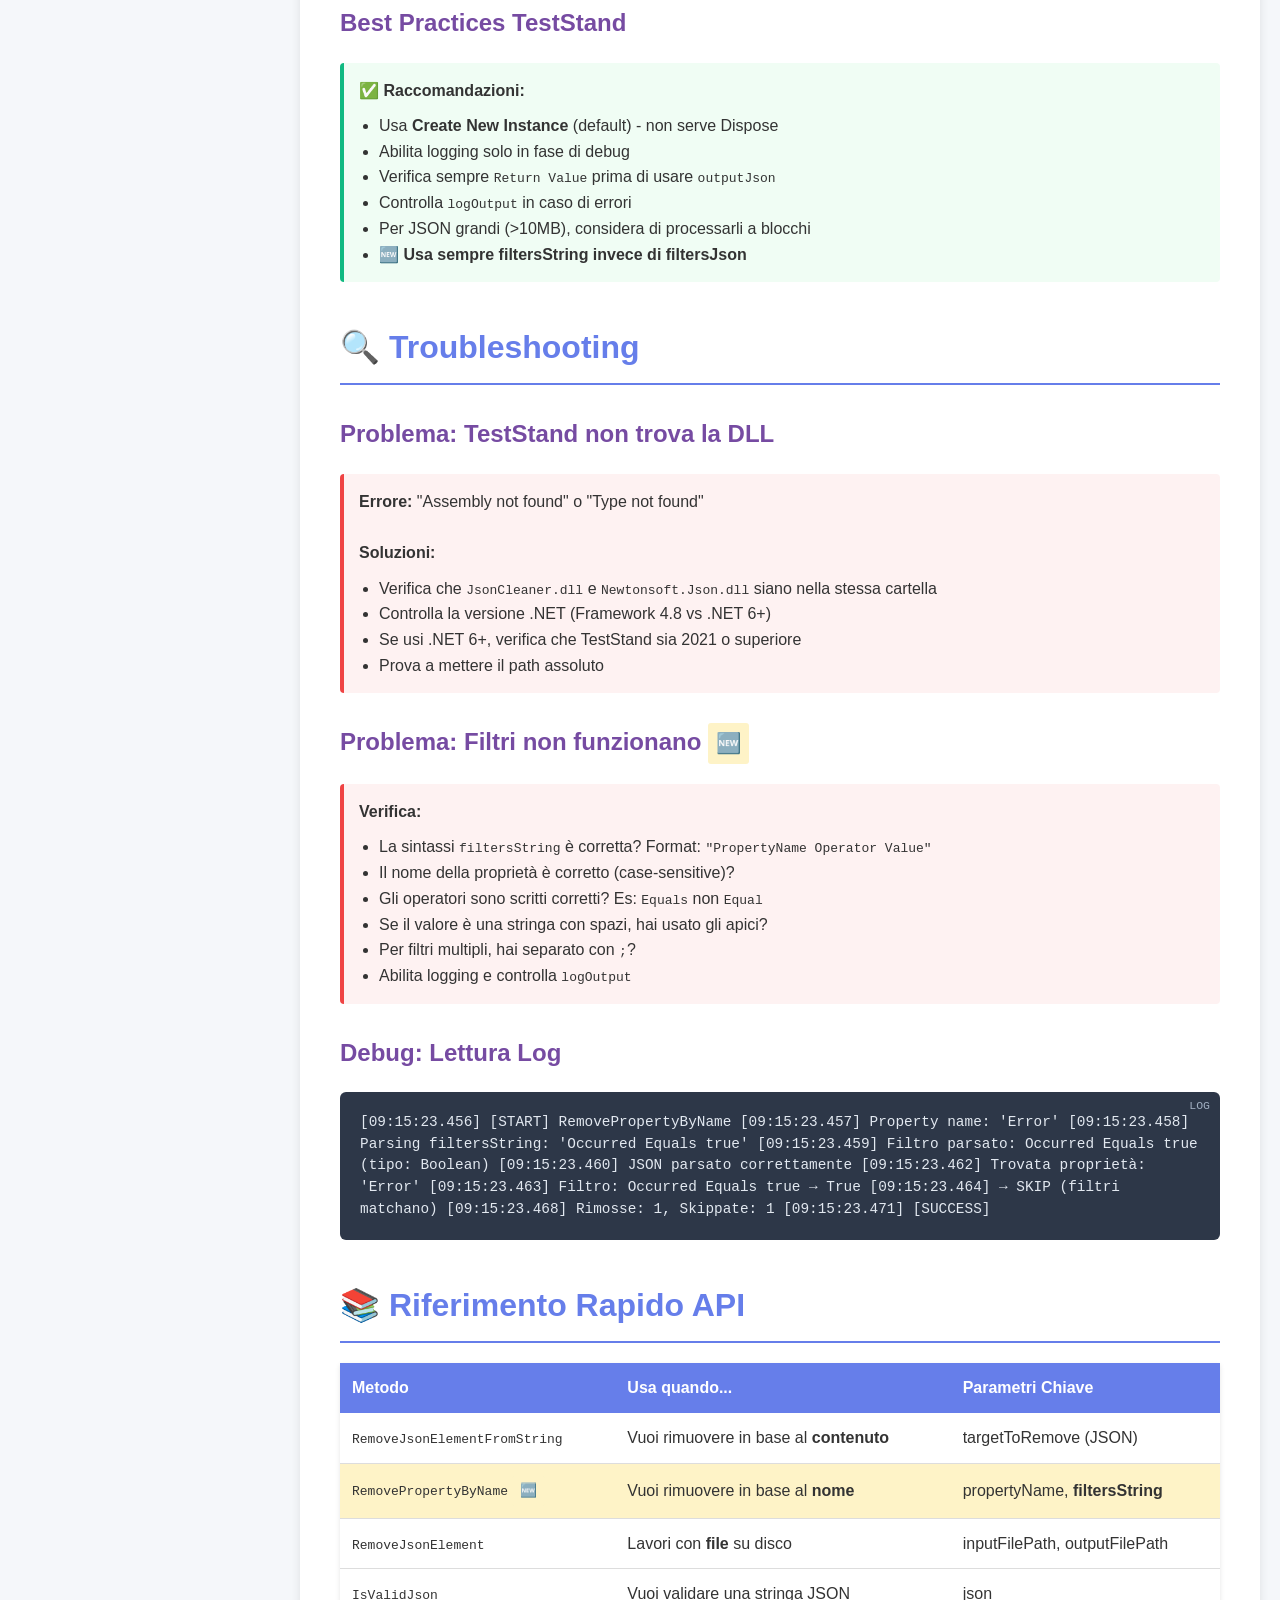
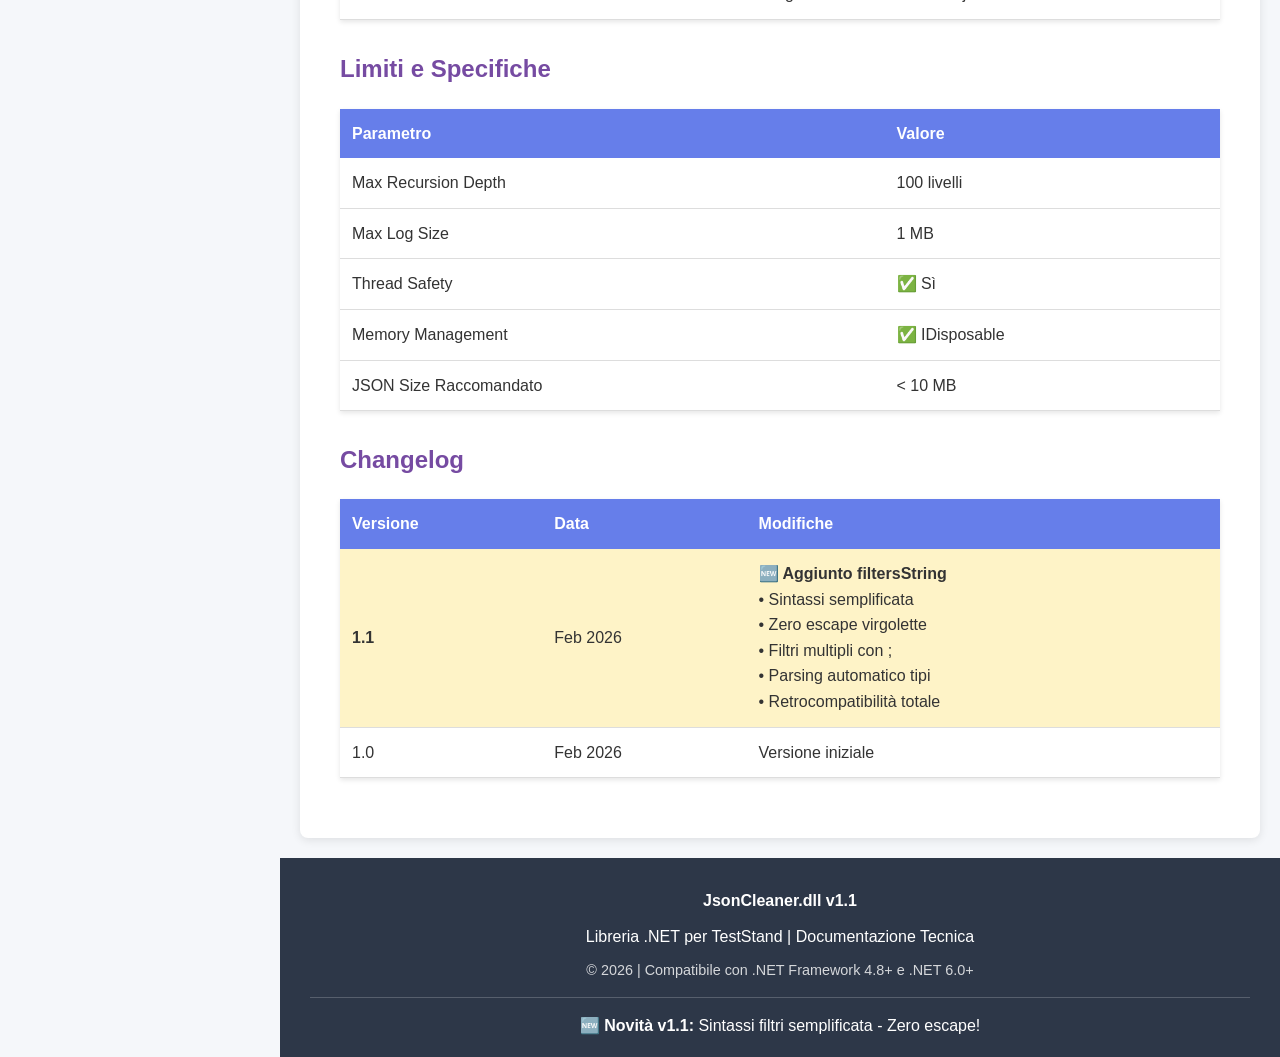
<file: JsonCleaner/help.html>
<!DOCTYPE html>
<html lang="it">
<head>
    <meta charset="UTF-8">
    <meta name="viewport" content="width=device-width, initial-scale=1.0">
    <title>JsonCleaner DLL - Documentazione</title>
    <style>
        * {
            margin: 0;
            padding: 0;
            box-sizing: border-box;
        }

        body {
            font-family: 'Segoe UI', Tahoma, Geneva, Verdana, sans-serif;
            line-height: 1.6;
            color: #333;
            background: #f5f7fa;
        }

        /* SIDEBAR */
        .sidebar {
            position: fixed;
            left: 0;
            top: 0;
            width: 280px;
            height: 100vh;
            background: linear-gradient(180deg, #2d3748 0%, #1a202c 100%);
            color: white;
            overflow-y: auto;
            z-index: 1000;
            box-shadow: 4px 0 10px rgba(0,0,0,0.1);
        }

        .sidebar-header {
            padding: 30px 20px;
            background: linear-gradient(135deg, #667eea 0%, #764ba2 100%);
            border-bottom: 3px solid rgba(255,255,255,0.1);
        }

        .sidebar-header h1 {
            font-size: 1.5em;
            margin-bottom: 5px;
        }

        .sidebar-header .version {
            font-size: 0.85em;
            opacity: 0.9;
            background: rgba(255,255,255,0.2);
            padding: 4px 8px;
            border-radius: 4px;
            display: inline-block;
            margin-top: 8px;
        }

        .sidebar-nav {
            padding: 20px 0;
        }

        .sidebar-nav ul {
            list-style: none;
        }

        .sidebar-nav > ul > li {
            margin-bottom: 5px;
        }

        .sidebar-nav a {
            display: block;
            color: #e2e8f0;
            text-decoration: none;
            padding: 10px 20px;
            transition: all 0.3s;
            border-left: 3px solid transparent;
        }

        .sidebar-nav a:hover {
            background: rgba(255,255,255,0.1);
            border-left-color: #667eea;
            padding-left: 25px;
        }

        .sidebar-nav a.active {
            background: rgba(102, 126, 234, 0.2);
            border-left-color: #667eea;
            font-weight: 600;
        }

        .sidebar-nav .nav-section {
            font-size: 0.75em;
            text-transform: uppercase;
            letter-spacing: 1px;
            color: #a0aec0;
            padding: 15px 20px 8px 20px;
            font-weight: 600;
        }

        .sidebar-nav .sub-menu {
            padding-left: 15px;
        }

        .sidebar-nav .sub-menu a {
            font-size: 0.9em;
            padding: 8px 20px;
        }

        /* TOGGLE BUTTON (mobile) */
        .sidebar-toggle {
            display: none;
            position: fixed;
            top: 20px;
            left: 20px;
            z-index: 1001;
            background: #667eea;
            color: white;
            border: none;
            padding: 10px 15px;
            border-radius: 5px;
            cursor: pointer;
            box-shadow: 0 2px 10px rgba(0,0,0,0.2);
        }

        /* MAIN CONTENT */
        .main-wrapper {
            margin-left: 280px;
            min-height: 100vh;
            display: flex;
            flex-direction: column;
        }

        header {
            background: linear-gradient(135deg, #667eea 0%, #764ba2 100%);
            color: white;
            padding: 40px;
            text-align: center;
        }

        header h1 {
            font-size: 2.5em;
            margin-bottom: 10px;
        }

        header p {
            font-size: 1.2em;
            opacity: 0.9;
        }

        .content {
            flex: 1;
            padding: 40px;
            max-width: 1200px;
            background: white;
            margin: 20px;
            border-radius: 8px;
            box-shadow: 0 2px 10px rgba(0,0,0,0.1);
        }

        h2 {
            color: #667eea;
            margin: 40px 0 20px 0;
            padding-bottom: 10px;
            border-bottom: 2px solid #667eea;
            font-size: 2em;
            scroll-margin-top: 20px;
        }

        h3 {
            color: #764ba2;
            margin: 30px 0 15px 0;
            font-size: 1.5em;
            scroll-margin-top: 20px;
        }

        h4 {
            color: #555;
            margin: 20px 0 10px 0;
            font-size: 1.2em;
        }

        table {
            width: 100%;
            border-collapse: collapse;
            margin: 20px 0;
            box-shadow: 0 2px 5px rgba(0,0,0,0.1);
        }

        table th {
            background: #667eea;
            color: white;
            padding: 12px;
            text-align: left;
            font-weight: 600;
        }

        table td {
            padding: 12px;
            border-bottom: 1px solid #ddd;
        }

        table tr:hover {
            background: #f8f9fa;
        }

        .code-block {
            background: #2d3748;
            color: #e2e8f0;
            padding: 20px;
            border-radius: 6px;
            overflow-x: auto;
            margin: 20px 0;
            font-family: 'Courier New', monospace;
            font-size: 0.9em;
            line-height: 1.5;
            position: relative;
        }

        .code-block::before {
            content: attr(data-lang);
            position: absolute;
            top: 5px;
            right: 10px;
            color: #a0aec0;
            font-size: 0.8em;
            text-transform: uppercase;
        }

        .key { color: #90cdf4; }

        .method-card {
            background: #f8f9fa;
            border-left: 4px solid #667eea;
            padding: 20px;
            margin: 20px 0;
            border-radius: 4px;
        }

        .method-card h4 {
            color: #667eea;
            margin-top: 0;
        }

        .badge {
            display: inline-block;
            padding: 4px 8px;
            border-radius: 3px;
            font-size: 0.85em;
            font-weight: 600;
            margin-right: 5px;
        }

        .badge-input { background: #bee3f8; color: #2c5282; }
        .badge-output { background: #c6f6d5; color: #22543d; }
        .badge-optional { background: #fed7d7; color: #742a2a; }
        .badge-new { background: #fef3c7; color: #92400e; }

        .example {
            background: #fffbeb;
            border-left: 4px solid #fbbf24;
            padding: 20px;
            margin: 20px 0;
            border-radius: 4px;
        }

        .example h4 {
            color: #d97706;
            margin-top: 0;
        }

        .warning {
            background: #fef2f2;
            border-left: 4px solid #ef4444;
            padding: 15px;
            margin: 20px 0;
            border-radius: 4px;
        }

        .info {
            background: #eff6ff;
            border-left: 4px solid #3b82f6;
            padding: 15px;
            margin: 20px 0;
            border-radius: 4px;
        }

        .success {
            background: #f0fdf4;
            border-left: 4px solid #10b981;
            padding: 15px;
            margin: 20px 0;
            border-radius: 4px;
        }

        footer {
            background: #2d3748;
            color: white;
            padding: 30px;
            text-align: center;
            margin-top: 0;
        }

        .highlight-new {
            background: #fef3c7;
            padding: 2px 6px;
            border-radius: 3px;
            font-weight: 600;
        }

        /* RESPONSIVE */
        @media (max-width: 1024px) {
            .sidebar {
                transform: translateX(-280px);
                transition: transform 0.3s;
            }

            .sidebar.active {
                transform: translateX(0);
            }

            .sidebar-toggle {
                display: block;
            }

            .main-wrapper {
                margin-left: 0;
            }

            .content {
                margin: 10px;
                padding: 20px;
            }

            header {
                padding: 30px 20px;
            }

            header h1 {
                font-size: 1.8em;
            }
        }

        @media print {
            .sidebar, .sidebar-toggle {
                display: none;
            }
            .main-wrapper {
                margin-left: 0;
            }
            .content {
                margin: 0;
                box-shadow: none;
            }
        }

        /* SCROLL BEHAVIOR */
        html {
            scroll-behavior: smooth;
        }

        /* CUSTOM SCROLLBAR */
        .sidebar::-webkit-scrollbar {
            width: 8px;
        }

        .sidebar::-webkit-scrollbar-track {
            background: rgba(255,255,255,0.1);
        }

        .sidebar::-webkit-scrollbar-thumb {
            background: rgba(255,255,255,0.3);
            border-radius: 4px;
        }

        .sidebar::-webkit-scrollbar-thumb:hover {
            background: rgba(255,255,255,0.5);
        }
    </style>
</head>
<body>
    <!-- SIDEBAR -->
    <button class="sidebar-toggle" onclick="toggleSidebar()">☰ Menu</button>
    
    <aside class="sidebar" id="sidebar">
        <div class="sidebar-header">
            <h1>📦 JsonCleaner</h1>
            <span class="version">v1.1 | Feb 2026</span>
        </div>
        
        <nav class="sidebar-nav">
            <ul>
                <li class="nav-section">Introduzione</li>
                <li><a href="#overview">Panoramica</a></li>
                <li><a href="#installation">Installazione</a></li>
                
                <li class="nav-section">API Reference</li>
                <li><a href="#methods">Metodi Disponibili</a></li>
                <li>
                    <ul class="sub-menu">
                        <li><a href="#method-1">RemoveJsonElementFromString</a></li>
                        <li><a href="#method-2">RemovePropertyByName 🆕</a></li>
                        <li><a href="#method-3">RemoveJsonElement</a></li>
                        <li><a href="#method-4">IsValidJson</a></li>
                    </ul>
                </li>
                <li><a href="#filter-system">Sistema di Filtri 🆕</a></li>
                <li><a href="#operators">Operatori</a></li>
                
                <li class="nav-section">Esempi Pratici</li>
                <li><a href="#examples">Tutti gli Esempi</a></li>
                <li>
                    <ul class="sub-menu">
                        <li><a href="#example-1">Oggetti Vuoti</a></li>
                        <li><a href="#example-2">Per Nome</a></li>
                        <li><a href="#example-3">Filtro Booleano 🆕</a></li>
                        <li><a href="#example-4">Filtro Numerico</a></li>
                        <li><a href="#example-5">Filtro Stringa</a></li>
                        <li><a href="#example-6">Array Completi</a></li>
                        <li><a href="#example-7">Filtri Multipli 🆕</a></li>
                        <li><a href="#example-8">Operatori Avanzati</a></li>
                    </ul>
                </li>
                
                <li class="nav-section">Integrazione</li>
                <li><a href="#teststand">TestStand</a></li>
                <li>
                    <ul class="sub-menu">
                        <li><a href="#ts-config">Configurazione</a></li>
                        <li><a href="#ts-params">Parametri</a></li>
                        <li><a href="#ts-variables">Variabili</a></li>
                        <li><a href="#ts-best">Best Practices</a></li>
                    </ul>
                </li>
                
                <li class="nav-section">Supporto</li>
                <li><a href="#troubleshooting">Troubleshooting</a></li>
                <li><a href="#api">Riferimento Rapido</a></li>
                <li><a href="#changelog">Changelog</a></li>
            </ul>
        </nav>
    </aside>

    <!-- MAIN CONTENT -->
    <div class="main-wrapper">
        <header>
            <h1>📦 JsonCleaner.dll</h1>
            <p>Libreria .NET per la rimozione ricorsiva di elementi JSON</p>
            <p style="font-size: 0.9em; margin-top: 10px;">Compatibile con TestStand 2019+ | <span class="highlight-new">🆕 Nuova Sintassi Semplificata!</span></p>
        </header>

        <div class="content">
            <!-- OVERVIEW -->
            <section id="overview">
                <h2>📋 Panoramica</h2>
                <p><strong>JsonCleaner</strong> è una libreria .NET che permette di rimuovere elementi da file JSON in modo ricorsivo, indipendentemente dal livello di annidamento.</p>
                
                <div class="success">
                    <strong>🎉 Novità Versione 1.1:</strong>
                    <ul style="margin-left: 20px; margin-top: 10px;">
                        <li><strong>Sintassi filtri semplificata</strong> - Zero escape, zero virgolette complicate!</li>
                        <li>Scrivi semplicemente: <code>"Occurred Equals true"</code></li>
                        <li>Niente più: <code>"[{\"Property\": \"Occurred\", ...}]"</code></li>
                    </ul>
                </div>

                <h3>Caratteristiche Principali</h3>
                <ul style="margin-left: 20px; margin-top: 10px;">
                    <li>✅ Rimozione ricorsiva di oggetti, array e proprietà</li>
                    <li>✅ <strong>Sistema di filtri condizionali con sintassi semplificata 🆕</strong></li>
                    <li>✅ Logging dettagliato opzionale</li>
                    <li>✅ Gestione memoria ottimizzata con IDisposable</li>
                    <li>✅ Protezione stack overflow (max 100 livelli)</li>
                    <li>✅ Compatibile con TestStand .NET Adapter</li>
                    <li>✅ Thread-safe e performante</li>
                </ul>

                <h3>Requisiti</h3>
                <table>
                    <tr>
                        <th>Componente</th>
                        <th>Versione Minima</th>
                    </tr>
                    <tr>
                        <td>.NET Framework / .NET</td>
                        <td>4.8 o .NET 6.0+</td>
                    </tr>
                    <tr>
                        <td>Newtonsoft.Json</td>
                        <td>13.0.3 o superiore</td>
                    </tr>
                    <tr>
                        <td>TestStand (opzionale)</td>
                        <td>2019 o superiore</td>
                    </tr>
                </table>
            </section>

            <!-- INSTALLATION -->
            <section id="installation">
                <h2>💾 Installazione</h2>
                
                <h3>File Necessari</h3>
                <div class="info">
                    <strong>📁 File da copiare sul sistema target:</strong>
                    <ul style="margin-left: 20px; margin-top: 10px;">
                        <li><code>JsonCleaner.dll</code> - Libreria principale</li>
                        <li><code>Newtonsoft.Json.dll</code> - Dipendenza JSON parser</li>
                    </ul>
                </div>

                <h3>Posizione Raccomandata</h3>
                <div class="code-block" data-lang="path">
C:\TestStand\Components\JsonCleaner\
├── JsonCleaner.dll
├── Newtonsoft.Json.dll
└── JsonCleaner_Documentation.html</div>

                <h3>Verifica Installazione</h3>
                <ol style="margin-left: 20px; margin-top: 10px;">
                    <li>Copiare i file nella cartella scelta</li>
                    <li>Aprire TestStand Sequence Editor</li>
                    <li>Creare un nuovo step con .NET Adapter</li>
                    <li>Selezionare <code>JsonCleaner.dll</code> come Assembly</li>
                    <li>Verificare che appaia la classe <code>JsonCleaner.JsonCleanerTool</code></li>
                </ol>
            </section>

            <!-- METHODS -->
            <section id="methods">
                <h2>🔧 Metodi Disponibili</h2>

                <!-- Method 1 -->
                <div class="method-card" id="method-1">
                    <h4>1. RemoveJsonElementFromString</h4>
                    <p><strong>Scopo:</strong> Rimuove elementi JSON in base al <u>contenuto/valore</u></p>
                    
                    <h4 style="margin-top: 20px;">Parametri:</h4>
                    <table>
                        <tr>
                            <th>Nome</th>
                            <th>Tipo</th>
                            <th>Direzione</th>
                            <th>Descrizione</th>
                        </tr>
                        <tr>
                            <td>inputJson</td>
                            <td>String</td>
                            <td><span class="badge badge-input">Input</span></td>
                            <td>Stringa JSON completa da processare</td>
                        </tr>
                        <tr>
                            <td>targetToRemove</td>
                            <td>String</td>
                            <td><span class="badge badge-input">Input</span></td>
                            <td>Elemento JSON da rimuovere (oggetto, array, valore)</td>
                        </tr>
                        <tr>
                            <td>outputJson</td>
                            <td>String</td>
                            <td><span class="badge badge-output">Output</span></td>
                            <td>JSON ripulito (risultato)</td>
                        </tr>
                        <tr>
                            <td>removedCount</td>
                            <td>Int32</td>
                            <td><span class="badge badge-output">Output</span></td>
                            <td>Numero di elementi rimossi</td>
                        </tr>
                        <tr>
                            <td>logOutput</td>
                            <td>String</td>
                            <td><span class="badge badge-output">Output</span></td>
                            <td>Log dettagliato operazioni</td>
                        </tr>
                        <tr>
                            <td>enableLogging</td>
                            <td>Boolean</td>
                            <td><span class="badge badge-input">Input</span> <span class="badge badge-optional">Optional</span></td>
                            <td>Abilita logging (default: false)</td>
                        </tr>
                        <tr>
                            <td>Return Value</td>
                            <td>Boolean</td>
                            <td><span class="badge badge-output">Output</span></td>
                            <td>True se operazione riuscita</td>
                        </tr>
                    </table>
                </div>

                <!-- Method 2 -->
                <div class="method-card" id="method-2">
                    <h4>2. RemovePropertyByName <span class="badge badge-new">🆕 Aggiornato v1.1</span></h4>
                    <p><strong>Scopo:</strong> Rimuove proprietà JSON in base al <u>nome</u>, con supporto filtri condizionali</p>
                    
                    <h4 style="margin-top: 20px;">Parametri:</h4>
                    <table>
                        <tr>
                            <th>Nome</th>
                            <th>Tipo</th>
                            <th>Direzione</th>
                            <th>Descrizione</th>
                        </tr>
                        <tr>
                            <td>inputJson</td>
                            <td>String</td>
                            <td><span class="badge badge-input">Input</span></td>
                            <td>Stringa JSON completa</td>
                        </tr>
                        <tr>
                            <td>propertyName</td>
                            <td>String</td>
                            <td><span class="badge badge-input">Input</span></td>
                            <td>Nome della proprietà da rimuovere (es. "Error", "Common")</td>
                        </tr>
                        <tr>
                            <td>outputJson</td>
                            <td>String</td>
                            <td><span class="badge badge-output">Output</span></td>
                            <td>JSON ripulito</td>
                        </tr>
                        <tr>
                            <td>removedCount</td>
                            <td>Int32</td>
                            <td><span class="badge badge-output">Output</span></td>
                            <td>Numero di proprietà rimosse</td>
                        </tr>
                        <tr>
                            <td>skippedCount</td>
                            <td>Int32</td>
                            <td><span class="badge badge-output">Output</span></td>
                            <td>Numero di proprietà skippate (filtri)</td>
                        </tr>
                        <tr>
                            <td>logOutput</td>
                            <td>String</td>
                            <td><span class="badge badge-output">Output</span></td>
                            <td>Log dettagliato</td>
                        </tr>
                        <tr>
                            <td>filtersJson</td>
                            <td>String</td>
                            <td><span class="badge badge-input">Input</span> <span class="badge badge-optional">Optional</span></td>
                            <td>JSON array di filtri (vecchio formato)</td>
                        </tr>
                        <tr style="background: #fef3c7;">
                            <td><strong>filtersString</strong> <span class="badge badge-new">🆕 Nuovo</span></td>
                            <td>String</td>
                            <td><span class="badge badge-input">Input</span> <span class="badge badge-optional">Optional</span></td>
                            <td><strong>Filtri sintassi semplificata</strong> (es. "Occurred Equals true")</td>
                        </tr>
                        <tr>
                            <td>enableLogging</td>
                            <td>Boolean</td>
                            <td><span class="badge badge-input">Input</span> <span class="badge badge-optional">Optional</span></td>
                            <td>Abilita logging</td>
                        </tr>
                        <tr>
                            <td>Return Value</td>
                            <td>Boolean</td>
                            <td><span class="badge badge-output">Output</span></td>
                            <td>True se successo</td>
                        </tr>
                    </table>
                </div>

                <!-- Method 3 -->
                <div class="method-card" id="method-3">
                    <h4>3. RemoveJsonElement</h4>
                    <p><strong>Scopo:</strong> Come RemoveJsonElementFromString ma opera su file fisici</p>
                    <p style="margin-top: 10px; color: #666;">Parametri identici al metodo 1, ma usa <code>inputFilePath</code> e <code>outputFilePath</code> invece di stringhe JSON.</p>
                </div>

                <!-- Method 4 -->
                <div class="method-card" id="method-4">
                    <h4>4. IsValidJson</h4>
                    <p><strong>Scopo:</strong> Verifica la validità di una stringa JSON</p>
                    
                    <table style="margin-top: 15px;">
                        <tr>
                            <th>Nome</th>
                            <th>Tipo</th>
                            <th>Direzione</th>
                        </tr>
                        <tr>
                            <td>json</td>
                            <td>String</td>
                            <td><span class="badge badge-input">Input</span></td>
                        </tr>
                        <tr>
                            <td>errorMessage</td>
                            <td>String</td>
                            <td><span class="badge badge-output">Output</span></td>
                        </tr>
                        <tr>
                            <td>Return Value</td>
                            <td>Boolean</td>
                            <td><span class="badge badge-output">Output</span></td>
                        </tr>
                    </table>
                </div>

                <h3 id="filter-system">Sistema di Filtri</h3>
                
                <div class="success">
                    <strong>🎉 NUOVO: Sintassi Semplificata v1.1!</strong>
                    <p style="margin-top: 10px;">Ora puoi usare una sintassi super semplice senza escape di virgolette!</p>
                </div>

                <h4>Formato Semplificato (RACCOMANDATO) ✅ <span class="badge badge-new">🆕 Nuovo</span></h4>
                <p>Usa il parametro <code>filtersString</code> con questa sintassi:</p>

                <div class="code-block" data-lang="syntax">
<span class="key">PropertyName Operator Value</span>

<span class="key">// Filtro singolo</span>
"Occurred Equals true"

<span class="key">// Filtri multipli (separati da punto e virgola)</span>
"Occurred Equals true; Code GreaterThan 0"

<span class="key">// Con stringhe (usa apici se contiene spazi)</span>
"Msg NotEquals ''"
"Status Contains 'Error'"
"Name StartsWith Test"</div>

                <h4>Valori Supportati</h4>
                <table>
                    <tr>
                        <th>Tipo</th>
                        <th>Esempi</th>
                        <th>Note</th>
                    </tr>
                    <tr>
                        <td>Boolean</td>
                        <td><code>true</code>, <code>false</code></td>
                        <td>Case insensitive</td>
                    </tr>
                    <tr>
                        <td>Numeri</td>
                        <td><code>0</code>, <code>10</code>, <code>3.14</code>, <code>-5</code></td>
                        <td>Int o double</td>
                    </tr>
                    <tr>
                        <td>Stringhe</td>
                        <td><code>Test</code>, <code>'Hello World'</code>, <code>"Error"</code></td>
                        <td>Apici opzionali (necessari se contiene spazi)</td>
                    </tr>
                    <tr>
                        <td>Null</td>
                        <td><code>null</code></td>
                        <td>Case insensitive</td>
                    </tr>
                </table>

                <h4 id="operators">Operatori Disponibili</h4>
                <table>
                    <tr>
                        <th>Operatore</th>
                        <th>Tipo Dati</th>
                        <th>Descrizione</th>
                        <th>Esempio</th>
                    </tr>
                    <tr>
                        <td><code>Equals</code></td>
                        <td>Tutti</td>
                        <td>Uguale a</td>
                        <td><code>Status Equals Active</code></td>
                    </tr>
                    <tr>
                        <td><code>NotEquals</code></td>
                        <td>Tutti</td>
                        <td>Diverso da</td>
                        <td><code>Code NotEquals 0</code></td>
                    </tr>
                    <tr>
                        <td><code>GreaterThan</code></td>
                        <td>Numeri</td>
                        <td>Maggiore di</td>
                        <td><code>Count GreaterThan 0</code></td>
                    </tr>
                    <tr>
                        <td><code>LessThan</code></td>
                        <td>Numeri</td>
                        <td>Minore di</td>
                        <td><code>Value LessThan 100</code></td>
                    </tr>
                    <tr>
                        <td><code>GreaterThanOrEqual</code></td>
                        <td>Numeri</td>
                        <td>Maggiore o uguale</td>
                        <td><code>Score GreaterThanOrEqual 50</code></td>
                    </tr>
                    <tr>
                        <td><code>LessThanOrEqual</code></td>
                        <td>Numeri</td>
                        <td>Minore o uguale</td>
                        <td><code>Temp LessThanOrEqual 80</code></td>
                    </tr>
                    <tr>
                        <td><code>Contains</code></td>
                        <td>Stringhe</td>
                        <td>Contiene</td>
                        <td><code>Message Contains Error</code></td>
                    </tr>
                    <tr>
                        <td><code>StartsWith</code></td>
                        <td>Stringhe</td>
                        <td>Inizia con</td>
                        <td><code>Name StartsWith Test</code></td>
                    </tr>
                    <tr>
                        <td><code>EndsWith</code></td>
                        <td>Stringhe</td>
                        <td>Termina con</td>
                        <td><code>File EndsWith .txt</code></td>
                    </tr>
                </table>

                <div class="warning" style="margin-top: 15px;">
                    <strong>⚠️ Formato JSON Vecchio (Ancora Supportato):</strong><br>
                    Il parametro <code>filtersJson</code> funziona ancora per retrocompatibilità, ma in TestStand richiede escape:<br>
                    <code>"[{\"Property\": \"Occurred\", \"Operator\": \"Equals\", \"Value\": true}]"</code><br>
                    <strong>→ Usa filtersString invece!</strong>
                </div>

                <div class="success" style="margin-top: 20px;">
                    <strong>🎯 Confronto Sintassi</strong>
                    <table style="margin-top: 10px;">
                        <tr>
                            <th>Prima (filtersJson)</th>
                            <th>Adesso (filtersString) 🆕</th>
                        </tr>
                        <tr>
                            <td><code>"[{\"Property\": \"Occurred\", \"Operator\": \"Equals\", \"Value\": true}]"</code></td>
                            <td><code>"Occurred Equals true"</code></td>
                        </tr>
                        <tr>
                            <td style="color: #dc2626;">❌ Complicato, errori facili</td>
                            <td style="color: #16a34a;">✅ Semplice, leggibile</td>
                        </tr>
                    </table>
                </div>
            </section>

            <!-- EXAMPLES -->
            <section id="examples">
                <h2>💡 Esempi Pratici</h2>

                <!-- Example 1 -->
                <div class="example" id="example-1">
                    <h4>Esempio 1: Rimuovere Oggetti Vuoti</h4>
                    <p><strong>Caso d'uso:</strong> Pulizia di oggetti "Error" vuoti dopo test superati</p>
                    
                    <h4 style="margin-top: 15px;">Input JSON:</h4>
                    <div class="code-block" data-lang="json">
{
  "Test1": {
    "Error": {},
    "Result": "PASS"
  },
  "Test2": {
    "Error": {},
    "Result": "PASS"
  }
}</div>

                    <h4>Metodo: RemoveJsonElementFromString</h4>
                    <table>
                        <tr>
                            <th>Parametro</th>
                            <th>Valore</th>
                        </tr>
                        <tr>
                            <td>targetToRemove</td>
                            <td><code>{}</code></td>
                        </tr>
                    </table>

                    <h4 style="margin-top: 15px;">Output:</h4>
                    <div class="code-block" data-lang="json">
{
  "Test1": {
    "Result": "PASS"
  },
  "Test2": {
    "Result": "PASS"
  }
}

<span class="key">// removedCount = 2</span></div>
                </div>

                <!-- Example 2 -->
                <div class="example" id="example-2">
                    <h4>Esempio 2: Rimuovere Proprietà per Nome (Senza Filtri)</h4>
                    <p><strong>Caso d'uso:</strong> Eliminare tutte le proprietà "Common" dal JSON</p>
                    
                    <h4 style="margin-top: 15px;">Input JSON:</h4>
                    <div class="code-block" data-lang="json">
{
  "Common": {"ver": "1.0"},
  "Data": {
    "Common": {"ver": "1.0"},
    "Values": [1, 2, 3]
  }
}</div>

                    <h4>Metodo: RemovePropertyByName</h4>
                    <table>
                        <tr>
                            <th>Parametro</th>
                            <th>Valore</th>
                        </tr>
                        <tr>
                            <td>propertyName</td>
                            <td><code>"Common"</code></td>
                        </tr>
                        <tr>
                            <td>filtersString</td>
                            <td><code>""</code> (vuoto - rimuovi tutto)</td>
                        </tr>
                    </table>

                    <h4 style="margin-top: 15px;">Output:</h4>
                    <div class="code-block" data-lang="json">
{
  "Data": {
    "Values": [1, 2, 3]
  }
}

<span class="key">// removedCount = 2, skippedCount = 0</span></div>
                </div>

                <!-- Example 3 -->
                <div class="example" id="example-3">
                    <h4>Esempio 3: Rimuovere con Filtro Booleano <span class="badge badge-new">🆕 Nuova Sintassi</span></h4>
                    <p><strong>Caso d'uso:</strong> Rimuovere "Error" SOLO se Occurred = false</p>
                    
                    <h4 style="margin-top: 15px;">Input JSON:</h4>
                    <div class="code-block" data-lang="json">
{
  "Test1": {
    "Error": {
      "Code": 0,
      "Msg": "",
      "Occurred": false
    }
  },
  "Test2": {
    "Error": {
      "Code": 5,
      "Msg": "Timeout",
      "Occurred": true
    }
  }
}</div>

                    <h4>Metodo: RemovePropertyByName</h4>
                    <table>
                        <tr>
                            <th>Parametro</th>
                            <th>Valore</th>
                        </tr>
                        <tr>
                            <td>propertyName</td>
                            <td><code>"Error"</code></td>
                        </tr>
                        <tr style="background: #fef3c7;">
                            <td><strong>filtersString</strong> <span class="badge badge-new">🆕</span></td>
                            <td><code>"Occurred Equals true"</code></td>
                        </tr>
                    </table>

                    <div class="success" style="margin-top: 15px;">
                        <strong>✅ Zero escape! Zero virgolette complicate!</strong><br>
                        In TestStand scrivi semplicemente: <code>Locals.FiltersString = "Occurred Equals true"</code>
                    </div>

                    <div class="info" style="margin-top: 15px;">
                        <strong>ℹ️ Logica Filtro:</strong> Se il filtro matcha, la proprietà viene <strong>SKIPPATA</strong> (non rimossa).<br>
                        In questo caso: rimuovi "Error" dove Occurred ≠ true
                    </div>

                    <h4 style="margin-top: 15px;">Output:</h4>
                    <div class="code-block" data-lang="json">
{
  "Test1": {},
  "Test2": {
    "Error": {
      "Code": 5,
      "Msg": "Timeout",
      "Occurred": true
    }
  }
}

<span class="key">// removedCount = 1, skippedCount = 1</span></div>
                </div>

                <!-- Example 4 -->
                <div class="example" id="example-4">
                    <h4>Esempio 4: Filtro Numerico <span class="badge badge-new">🆕</span></h4>
                    <p><strong>Caso d'uso:</strong> Rimuovere "Results" solo se Count = 0</p>
                    
                    <h4 style="margin-top: 15px;">Parametri:</h4>
                    <table>
                        <tr>
                            <th>Parametro</th>
                            <th>Valore</th>
                        </tr>
                        <tr>
                            <td>propertyName</td>
                            <td><code>"Results"</code></td>
                        </tr>
                        <tr style="background: #fef3c7;">
                            <td><strong>filtersString</strong></td>
                            <td><code>"Count GreaterThan 0"</code></td>
                        </tr>
                    </table>
                </div>

                <!-- Example 5 -->
                <div class="example" id="example-5">
                    <h4>Esempio 5: Filtro Stringa <span class="badge badge-new">🆕</span></h4>
                    <p><strong>Caso d'uso:</strong> Rimuovere "Status" solo se Msg è vuota</p>
                    
                    <h4 style="margin-top: 15px;">Parametri:</h4>
                    <table>
                        <tr>
                            <th>Parametro</th>
                            <th>Valore</th>
                        </tr>
                        <tr>
                            <td>propertyName</td>
                            <td><code>"Status"</code></td>
                        </tr>
                        <tr style="background: #fef3c7;">
                            <td><strong>filtersString</strong></td>
                            <td><code>"Msg NotEquals ''"</code></td>
                        </tr>
                    </table>

                    <p style="margin-top: 10px;"><strong>Nota:</strong> Gli apici <code>''</code> sono necessari per stringhe vuote.</p>
                </div>

                <!-- Example 6 -->
                <div class="example" id="example-6">
                    <h4>Esempio 6: Rimuovere Array Completi</h4>
                    <p><strong>Caso d'uso:</strong> Rimuovere array specifici in base al contenuto</p>
                    
                    <h4 style="margin-top: 15px;">Metodo: RemoveJsonElementFromString</h4>
                    <table>
                        <tr>
                            <th>Parametro</th>
                            <th>Valore</th>
                        </tr>
                        <tr>
                            <td>targetToRemove</td>
                            <td><code>[1, 2, 3]</code></td>
                        </tr>
                    </table>
                </div>

                <!-- Example 7 -->
                <div class="example" id="example-7">
                    <h4>Esempio 7: Filtri Multipli <span class="badge badge-new">🆕 Nuovo</span></h4>
                    <p><strong>Caso d'uso:</strong> Rimuovere "Data" con logica complessa (Count = 0 OPPURE Status = "Empty")</p>
                    
                    <h4 style="margin-top: 15px;">Parametri:</h4>
                    <table>
                        <tr>
                            <th>Parametro</th>
                            <th>Valore</th>
                        </tr>
                        <tr>
                            <td>propertyName</td>
                            <td><code>"Data"</code></td>
                        </tr>
                        <tr style="background: #fef3c7;">
                            <td><strong>filtersString</strong></td>
                            <td><code>"Count Equals 0; Status Equals Empty"</code></td>
                        </tr>
                    </table>

                    <div class="info" style="margin-top: 15px;">
                        <strong>ℹ️ Logica OR:</strong> Viene skippato se <strong>almeno uno</strong> dei filtri matcha.
                    </div>
                </div>

                <!-- Example 8 -->
                <div class="example" id="example-8">
                    <h4>Esempio 8: Operatori Stringhe Avanzati <span class="badge badge-new">🆕</span></h4>
                    <p><strong>Caso d'uso:</strong> Rimuovere "Log" solo se non contiene "Error"</p>
                    
                    <h4 style="margin-top: 15px;">Esempi operatori:</h4>
                    <div class="code-block" data-lang="syntax">
<span class="key">// Inizia con</span>
"Name StartsWith Test"

<span class="key">// Termina con</span>
"FileName EndsWith .log"

<span class="key">// Contiene</span>
"Path Contains Windows"

<span class="key">// Con spazi (usa apici)</span>
"Message Contains 'Fatal Error'"</div>
                </div>
            </section>

            <!-- TESTSTAND -->
            <section id="teststand">
                <h2>🔌 Integrazione con TestStand</h2>

                <h3 id="ts-config">Step 1: Configurazione Base</h3>
                <ol style="margin-left: 20px;">
                    <li>Apri <strong>TestStand Sequence Editor</strong></li>
                    <li>Inserisci un nuovo step</li>
                    <li>Adapter Type: <strong>.NET Adapter</strong></li>
                    <li>Tab <strong>.NET</strong> → Use Assembly</li>
                    <li>Assembly Path: <code>C:\TestStand\Components\JsonCleaner\JsonCleaner.dll</code></li>
                    <li>Class Name: <code>JsonCleaner.JsonCleanerTool</code></li>
                    <li>Method: Seleziona il metodo desiderato</li>
                </ol>

                <h3 id="ts-params">Step 2: Configurazione Parametri</h3>
                <p>Nel tab <strong>Parameters</strong>, mappa i parametri del metodo alle variabili TestStand:</p>

                <h4>Esempio: RemovePropertyByName (CON NUOVA SINTASSI) <span class="badge badge-new">🆕</span></h4>
                <table>
                    <tr>
                        <th>Parameter</th>
                        <th>Direction</th>
                        <th>TestStand Variable</th>
                    </tr>
                    <tr>
                        <td>inputJson</td>
                        <td>Input</td>
                        <td><code>Locals.MyJsonString</code></td>
                    </tr>
                    <tr>
                        <td>propertyName</td>
                        <td>Input</td>
                        <td><code>"Error"</code></td>
                    </tr>
                    <tr>
                        <td>outputJson</td>
                        <td>Output</td>
                        <td><code>Locals.CleanedJson</code></td>
                    </tr>
                    <tr>
                        <td>removedCount</td>
                        <td>Output</td>
                        <td><code>Locals.RemovedCount</code></td>
                    </tr>
                    <tr>
                        <td>skippedCount</td>
                        <td>Output</td>
                        <td><code>Locals.SkippedCount</code></td>
                    </tr>
                    <tr>
                        <td>logOutput</td>
                        <td>Output</td>
                        <td><code>Locals.LogOutput</code></td>
                    </tr>
                    <tr>
                        <td>filtersJson</td>
                        <td>Input</td>
                        <td><code>""</code> (lascia vuoto)</td>
                    </tr>
                    <tr style="background: #fef3c7;">
                        <td><strong>filtersString</strong> <span class="badge badge-new">🆕</span></td>
                        <td>Input</td>
                        <td><code>Locals.FiltersString</code></td>
                    </tr>
                    <tr>
                        <td>enableLogging</td>
                        <td>Input</td>
                        <td><code>True</code></td>
                    </tr>
                    <tr>
                        <td>Return Value</td>
                        <td>Output</td>
                        <td><code>Locals.Success</code></td>
                    </tr>
                </table>

                <h3 id="ts-variables">Step 3: Preparazione Variabili</h3>
                <div class="code-block" data-lang="teststand">
<span class="key">// Statement Step - Prepara JSON input</span>
Locals.MyJsonString = FileGlobals.TestResults.AsPropertyObject().AsJSON(True)

<span class="key">// Statement Step - NUOVA SINTASSI SEMPLIFICATA! 🆕</span>
Locals.FiltersString = "Occurred Equals true"

<span class="key">// Oppure con filtri multipli</span>
Locals.FiltersString = "Occurred Equals true; Code GreaterThan 0"

<span class="key">// .NET Step - Chiama JsonCleaner</span>

<span class="key">// Statement Step - Verifica risultato</span>
If (Locals.Success == True)
  Locals.CleanedObject = JSON.Parse(Locals.CleanedJson)
  Log("Rimosse: " + Locals.RemovedCount)
  Log("Skippate: " + Locals.SkippedCount)
EndIf</div>

                <h3 id="ts-best">Best Practices TestStand</h3>
                <div class="success">
                    <strong>✅ Raccomandazioni:</strong>
                    <ul style="margin-left: 20px; margin-top: 10px;">
                        <li>Usa <strong>Create New Instance</strong> (default) - non serve Dispose</li>
                        <li>Abilita logging solo in fase di debug</li>
                        <li>Verifica sempre <code>Return Value</code> prima di usare <code>outputJson</code></li>
                        <li>Controlla <code>logOutput</code> in caso di errori</li>
                        <li>Per JSON grandi (&gt;10MB), considera di processarli a blocchi</li>
                        <li><strong>🆕 Usa sempre filtersString invece di filtersJson</strong></li>
                    </ul>
                </div>
            </section>

            <!-- TROUBLESHOOTING -->
            <section id="troubleshooting">
                <h2>🔍 Troubleshooting</h2>

                <h3>Problema: TestStand non trova la DLL</h3>
                <div class="warning">
                    <strong>Errore:</strong> "Assembly not found" o "Type not found"
                    <br><br>
                    <strong>Soluzioni:</strong>
                    <ul style="margin-left: 20px; margin-top: 10px;">
                        <li>Verifica che <code>JsonCleaner.dll</code> e <code>Newtonsoft.Json.dll</code> siano nella stessa cartella</li>
                        <li>Controlla la versione .NET (Framework 4.8 vs .NET 6+)</li>
                        <li>Se usi .NET 6+, verifica che TestStand sia 2021 o superiore</li>
                        <li>Prova a mettere il path assoluto</li>
                    </ul>
                </div>

                <h3>Problema: Filtri non funzionano <span class="badge badge-new">🆕</span></h3>
                <div class="warning">
                    <strong>Verifica:</strong>
                    <ul style="margin-left: 20px; margin-top: 10px;">
                        <li>La sintassi <code>filtersString</code> è corretta? Format: <code>"PropertyName Operator Value"</code></li>
                        <li>Il nome della proprietà è corretto (case-sensitive)?</li>
                        <li>Gli operatori sono scritti corretti? Es: <code>Equals</code> non <code>Equal</code></li>
                        <li>Se il valore è una stringa con spazi, hai usato gli apici?</li>
                        <li>Per filtri multipli, hai separato con <code>;</code>?</li>
                        <li>Abilita logging e controlla <code>logOutput</code></li>
                    </ul>
                </div>

                <h3>Debug: Lettura Log</h3>
                <div class="code-block" data-lang="log">
[09:15:23.456] [START] RemovePropertyByName
[09:15:23.457] Property name: 'Error'
[09:15:23.458] Parsing filtersString: 'Occurred Equals true'
[09:15:23.459] Filtro parsato: Occurred Equals true (tipo: Boolean)
[09:15:23.460] JSON parsato correttamente
[09:15:23.462] Trovata proprietà: 'Error'
[09:15:23.463]   Filtro: Occurred Equals true → True
[09:15:23.464]   → SKIP (filtri matchano)
[09:15:23.468] Rimosse: 1, Skippate: 1
[09:15:23.471] [SUCCESS]</div>
            </section>

            <!-- API REFERENCE -->
            <section id="api">
                <h2>📚 Riferimento Rapido API</h2>
                
                <table>
                    <tr>
                        <th>Metodo</th>
                        <th>Usa quando...</th>
                        <th>Parametri Chiave</th>
                    </tr>
                    <tr>
                        <td><code>RemoveJsonElementFromString</code></td>
                        <td>Vuoi rimuovere in base al <strong>contenuto</strong></td>
                        <td>targetToRemove (JSON)</td>
                    </tr>
                    <tr style="background: #fef3c7;">
                        <td><code>RemovePropertyByName</code> <span class="badge badge-new">🆕</span></td>
                        <td>Vuoi rimuovere in base al <strong>nome</strong></td>
                        <td>propertyName, <strong>filtersString</strong></td>
                    </tr>
                    <tr>
                        <td><code>RemoveJsonElement</code></td>
                        <td>Lavori con <strong>file</strong> su disco</td>
                        <td>inputFilePath, outputFilePath</td>
                    </tr>
                    <tr>
                        <td><code>IsValidJson</code></td>
                        <td>Vuoi validare una stringa JSON</td>
                        <td>json</td>
                    </tr>
                </table>

                <h3>Limiti e Specifiche</h3>
                <table>
                    <tr>
                        <th>Parametro</th>
                        <th>Valore</th>
                    </tr>
                    <tr>
                        <td>Max Recursion Depth</td>
                        <td>100 livelli</td>
                    </tr>
                    <tr>
                        <td>Max Log Size</td>
                        <td>1 MB</td>
                    </tr>
                    <tr>
                        <td>Thread Safety</td>
                        <td>✅ Sì</td>
                    </tr>
                    <tr>
                        <td>Memory Management</td>
                        <td>✅ IDisposable</td>
                    </tr>
                    <tr>
                        <td>JSON Size Raccomandato</td>
                        <td>&lt; 10 MB</td>
                    </tr>
                </table>

                <h3 id="changelog">Changelog</h3>
                <table>
                    <tr>
                        <th>Versione</th>
                        <th>Data</th>
                        <th>Modifiche</th>
                    </tr>
                    <tr style="background: #fef3c7;">
                        <td><strong>1.1</strong></td>
                        <td>Feb 2026</td>
                        <td>
                            <strong>🆕 Aggiunto filtersString</strong><br>
                            • Sintassi semplificata<br>
                            • Zero escape virgolette<br>
                            • Filtri multipli con ;<br>
                            • Parsing automatico tipi<br>
                            • Retrocompatibilità totale
                        </td>
                    </tr>
                    <tr>
                        <td>1.0</td>
                        <td>Feb 2026</td>
                        <td>Versione iniziale</td>
                    </tr>
                </table>
            </section>

        </div>

        <footer>
            <p><strong>JsonCleaner.dll v1.1</strong></p>
            <p style="margin-top: 10px;">Libreria .NET per TestStand | Documentazione Tecnica</p>
            <p style="margin-top: 10px; font-size: 0.9em; opacity: 0.8;">
                © 2026 | Compatibile con .NET Framework 4.8+ e .NET 6.0+
            </p>
            <p style="margin-top: 15px; padding-top: 15px; border-top: 1px solid rgba(255,255,255,0.2);">
                🆕 <strong>Novità v1.1:</strong> Sintassi filtri semplificata - Zero escape!
            </p>
        </footer>
    </div>

    <script>
        // Toggle sidebar on mobile
        function toggleSidebar() {
            document.getElementById('sidebar').classList.toggle('active');
        }

        // Active link highlighting
        document.addEventListener('DOMContentLoaded', function() {
            const links = document.querySelectorAll('.sidebar-nav a');
            const sections = document.querySelectorAll('section[id], div[id]');

            function highlightActiveLink() {
                let current = '';
                
                sections.forEach(section => {
                    const sectionTop = section.offsetTop;
                    const sectionHeight = section.clientHeight;
                    if (pageYOffset >= (sectionTop - 100)) {
                        current = section.getAttribute('id');
                    }
                });

                links.forEach(link => {
                    link.classList.remove('active');
                    if (link.getAttribute('href') === '#' + current) {
                        link.classList.add('active');
                    }
                });
            }

            window.addEventListener('scroll', highlightActiveLink);
            highlightActiveLink();

            // Close sidebar on link click (mobile)
            links.forEach(link => {
                link.addEventListener('click', function() {
                    if (window.innerWidth <= 1024) {
                        document.getElementById('sidebar').classList.remove('active');
                    }
                });
            });
        });
    </script>
</body>
</html>
</file>
<file: WiringApp/style.css>
*,*::before,*::after{box-sizing:border-box;margin:0;padding:0}
:root{
  --bg:#1a1d23;--surface:#22262f;--surface2:#2c313c;--surface3:#353b47;
  --accent:#4fc3f7;--accent2:#81c784;--accent3:#ffb74d;
  --danger:#ef5350;--text:#e0e6ed;--text-muted:#7a8494;
  --border:#363d4a;--panel-w:252px;--tab-h:46px;--radius:8px;
}
body{font-family:'Segoe UI',Arial,sans-serif;background:var(--bg);color:var(--text);
  height:100vh;display:flex;flex-direction:column;overflow:hidden;font-size:13px}

/* ── TAB BAR ── */
.tab-bar{display:flex;align-items:center;background:var(--surface);
  border-bottom:2px solid var(--border);height:var(--tab-h);padding:0 12px;gap:6px;flex-shrink:0}
.tab-btn{background:transparent;border:1px solid transparent;color:var(--text-muted);
  padding:7px 18px;border-radius:var(--radius);cursor:pointer;font-size:13px;font-weight:600;transition:all .2s}
.tab-btn:hover{color:var(--text);background:var(--surface2)}
.tab-btn.active{color:var(--accent);border-color:var(--accent);background:var(--surface2)}
.tab-spacer{flex:1}
.btn-icon{background:var(--surface2);border:1px solid var(--border);color:var(--text);
  padding:6px 14px;border-radius:var(--radius);cursor:pointer;font-size:12px;font-weight:600;transition:opacity .2s}
.btn-icon:hover{opacity:.75}
.log-toggle{color:var(--text-muted);display:flex;align-items:center;gap:5px;font-size:12px;margin-left:6px}
.log-toggle input{accent-color:var(--accent)}

/* ── LAYOUT ── */
.tab-content{display:none;flex:1;overflow:hidden;flex-direction:column}
.tab-content.active{display:flex}
.workspace{display:flex;flex:1;overflow:hidden}

/* ── PANELS ── */
.signal-panel{width:var(--panel-w);background:var(--surface);
  border-right:1px solid var(--border);display:flex;flex-direction:column;flex-shrink:0}
#panel-right{border-right:none;border-left:1px solid var(--border)}

.panel-header{display:flex;align-items:center;justify-content:space-between;
  padding:10px 12px 8px;border-bottom:1px solid var(--border)}
.panel-title{font-weight:700;font-size:12px;text-transform:uppercase;letter-spacing:.7px;color:var(--accent)}

/* ── CLUSTER BAR ── */
.cluster-bar{display:flex;align-items:center;gap:6px;padding:8px 10px;
  border-bottom:1px solid var(--border);background:var(--surface2)}
.cluster-bar select{flex:1;background:var(--surface3);border:1px solid var(--border);
  color:var(--text);padding:7px 10px;border-radius:var(--radius);font-size:12px;cursor:pointer;min-width:0}
.cluster-bar select:focus{outline:none;border-color:var(--accent)}
.btn-cluster-add{width:34px;height:34px;border-radius:50%;background:var(--accent);border:none;
  color:var(--bg);font-size:20px;font-weight:700;cursor:pointer;display:flex;align-items:center;
  justify-content:center;flex-shrink:0;transition:transform .15s,opacity .2s;line-height:1}
.btn-cluster-add:hover{transform:scale(1.12);opacity:.9}

/* ── CLUSTER ACTION BAR ── */
.cluster-action-bar{display:flex;gap:6px;padding:7px 10px;border-bottom:1px solid var(--border);
  background:var(--surface3)}
.cab-btn{flex:1;border:none;border-radius:var(--radius);padding:7px 0;cursor:pointer;
  font-size:12px;font-weight:700;transition:opacity .2s;white-space:nowrap}
.cab-edit  {background:#1565c0;color:#fff}
.cab-addpin{background:var(--accent2);color:#111}
.cab-del   {flex:0 0 42px;background:var(--danger);color:#fff;font-size:16px;padding:7px 0}
.cab-btn:hover{opacity:.8}

/* ── SIGNAL LIST ── */
.signal-list{flex:1;overflow-y:auto;padding:6px;display:flex;flex-direction:column;gap:4px}
.signal-list::-webkit-scrollbar{width:5px}
.signal-list::-webkit-scrollbar-thumb{background:var(--border);border-radius:4px}

/* ── CLUSTER WIRE LEGEND ── */
.wire-legend{display:flex;flex-wrap:wrap;gap:4px;padding:4px 6px 2px}
.wire-badge{display:flex;align-items:center;gap:4px;background:var(--surface2);
  border:1px solid var(--border);border-radius:4px;padding:3px 8px;font-size:10px;font-weight:600}
.wire-dot{width:9px;height:9px;border-radius:50%;flex-shrink:0}

/* ── SIGNAL ITEM ── */
.signal-item{display:flex;align-items:center;gap:6px;background:var(--surface2);
  border:1px solid var(--border);border-radius:var(--radius);padding:0 8px 0 6px;
  height:38px;user-select:none;position:relative;transition:border-color .15s,background .15s}
.signal-item:hover{background:var(--surface3);border-color:var(--accent)}
.signal-item.connected{border-right:3px solid var(--accent2)}
#panel-right .signal-item.connected{border-right:1px solid var(--border);border-left:3px solid var(--accent2)}
.signal-item.multi-conn{border-right:3px solid var(--accent3)}
#panel-right .signal-item.multi-conn{border-left:3px solid var(--accent3);border-right:1px solid var(--border)}
.signal-item.drag-over-item{border-color:var(--accent3);background:var(--surface3)}
.signal-item.dragging{opacity:.35}

.sig-color-bar{width:5px;height:22px;border-radius:3px;flex-shrink:0}
.sig-name{flex:1;overflow:hidden;text-overflow:ellipsis;white-space:nowrap;font-size:12px;font-weight:600}
.sig-type{font-size:10px;color:var(--text-muted);background:var(--bg);
  border-radius:4px;padding:1px 6px;flex-shrink:0}
.sig-wire-badge{font-size:9px;padding:2px 5px;border-radius:3px;font-weight:700;flex-shrink:0}
.sig-conn-count{font-size:10px;font-weight:700;background:var(--accent3);color:#111;
  border-radius:10px;padding:1px 6px;flex-shrink:0;display:none}
.sig-conn-count.visible{display:inline-block}

.btn-del,.btn-props{background:transparent;border:none;cursor:pointer;
  font-size:15px;padding:0 3px;transition:color .15s;flex-shrink:0;line-height:1}
.btn-del{color:var(--border)}.btn-del:hover{color:var(--danger)}
.btn-props{color:var(--border)}.btn-props:hover{color:var(--accent3)}
.drag-handle{color:var(--border);cursor:grab;font-size:16px;flex-shrink:0;
  padding:0 2px;line-height:1;transition:color .15s}
.drag-handle:hover{color:var(--text-muted)}

/* ── ANCHOR ── */
.signal-anchor{position:absolute;width:14px;height:14px;border-radius:50%;
  background:var(--accent);top:50%;transform:translateY(-50%);
  cursor:crosshair;z-index:10;border:2px solid var(--surface);transition:transform .15s,background .15s}
.signal-anchor:hover{transform:translateY(-50%) scale(1.8);background:var(--accent2)}
#panel-left  .signal-anchor{right:-8px}
#panel-right .signal-anchor{left:-8px}

/* ── CANVAS ── */
.canvas-container{flex:1;position:relative;overflow:hidden;
  background:radial-gradient(circle,var(--border) 1px,transparent 1px) 0 0/24px 24px,var(--bg)}
#wiringSvg{position:absolute;top:0;left:0;pointer-events:none}
#wiringSvg .wire{stroke-width:2.5;fill:none;pointer-events:visibleStroke;cursor:pointer;transition:stroke-width .15s,filter .15s,opacity .15s}
#wiringSvg .wire:hover{stroke-width:4.5}
#wiringSvg .wire.hovered{stroke-width:4.5;filter:drop-shadow(0 0 5px currentColor);opacity:.9}
#wiringSvg .wire.temp{stroke:#888;stroke-dasharray:7 4;stroke-width:1.5}
#dropZoneMsg{position:absolute;top:50%;left:50%;transform:translate(-50%,-50%);
  color:var(--text-muted);font-size:13px;pointer-events:none;text-align:center;opacity:.55;line-height:2}

/* ── BOTTOM BAR ── */
.connections-bar{height:38px;background:var(--surface);border-top:1px solid var(--border);
  display:flex;align-items:center;padding:0 16px;gap:16px;flex-shrink:0;font-size:12px;color:var(--text-muted)}
.active-info{color:var(--accent3);font-weight:700}
.btn-danger-sm{background:var(--danger);color:#fff;border:none;border-radius:var(--radius);
  padding:5px 14px;cursor:pointer;font-size:12px;font-weight:600;margin-left:auto;transition:opacity .2s}
.btn-danger-sm:hover{opacity:.8}

/* ── TABLE ── */
.btn-primary,.btn-secondary{border:none;border-radius:var(--radius);padding:7px 16px;
  cursor:pointer;font-size:12px;font-weight:600;transition:opacity .2s}
.btn-primary{background:var(--accent);color:var(--bg)}
.btn-secondary{background:var(--surface2);color:var(--text);border:1px solid var(--border)}
.btn-primary:hover,.btn-secondary:hover{opacity:.8}
.table-toolbar{display:flex;align-items:center;gap:8px;padding:8px 14px;
  background:var(--surface);border-bottom:1px solid var(--border);flex-shrink:0}
.filter-label{color:var(--text-muted);font-size:12px;display:flex;align-items:center;gap:7px;margin-left:auto}
.filter-label select{background:var(--surface2);border:1px solid var(--border);color:var(--text);
  padding:5px 9px;border-radius:var(--radius);font-size:12px}
#tableContainer{flex:1;overflow:auto;padding:16px}
.hint{color:var(--text-muted);text-align:center;margin-top:50px;font-size:13px}
.wiring-table{width:100%;border-collapse:collapse;font-size:12px}
.wiring-table th,.wiring-table td{border:1px solid var(--border);padding:8px 11px;text-align:left}
.wiring-table th{background:var(--surface2);color:var(--accent);font-weight:700;position:sticky;top:0;z-index:1}
.wiring-table tr:nth-child(even) td{background:var(--surface)}
.wiring-table tr:hover td{background:var(--surface2)}
.wire-swatch{display:inline-block;width:12px;height:12px;border-radius:2px;
  vertical-align:middle;margin-right:5px;border:1px solid rgba(255,255,255,.2)}

/* ── DRAG GHOST ── */
.drag-ghost{position:fixed;pointer-events:none;background:var(--accent);color:var(--bg);
  padding:5px 12px;border-radius:var(--radius);font-size:12px;font-weight:700;
  z-index:9999;display:none;white-space:nowrap;box-shadow:0 4px 18px rgba(0,0,0,.45)}

/* ── PIN TOOLTIP ── */
.pin-tooltip{position:fixed;background:var(--surface2);border:1px solid var(--accent);
  border-radius:var(--radius);padding:11px 15px;z-index:600;font-size:12px;
  box-shadow:0 6px 24px rgba(0,0,0,.55);min-width:210px;pointer-events:none;line-height:1.8}
.tt-row{display:flex;gap:8px;align-items:center}
.tt-label{color:var(--text-muted);width:72px;flex-shrink:0;font-size:11px}
.tt-val{color:var(--text);font-weight:600}
.tt-color{width:14px;height:14px;border-radius:3px;border:1px solid rgba(255,255,255,.25);display:inline-block;flex-shrink:0}

/* ── MODAL ── */
.modal-overlay{position:fixed;inset:0;background:rgba(0,0,0,.68);
  display:flex;align-items:center;justify-content:center;z-index:1000}
.modal{background:var(--surface);border:1px solid var(--border);border-radius:12px;
  padding:22px 26px;min-width:340px;max-width:520px;width:94%;
  display:flex;flex-direction:column;gap:14px;max-height:92vh;overflow-y:auto}
.modal h3{color:var(--accent);font-size:15px;font-weight:700;
  border-bottom:1px solid var(--border);padding-bottom:10px}
.modal label{font-size:12px;color:var(--text-muted);display:flex;flex-direction:column;gap:5px}
.modal input,.modal select,.modal textarea{
  background:var(--surface2);border:1px solid var(--border);color:var(--text);
  padding:9px 12px;border-radius:var(--radius);font-size:13px;width:100%;
  transition:border-color .2s}
.modal input:focus,.modal select:focus,.modal textarea:focus{outline:none;border-color:var(--accent)}
.modal textarea{resize:vertical;min-height:60px;font-family:inherit}
.modal-actions{display:flex;gap:10px;justify-content:flex-end;margin-top:6px}
.modal-row{display:grid;grid-template-columns:1fr 1fr;gap:12px}
.modal-btn-confirm{background:var(--accent);color:var(--bg);border:none;border-radius:var(--radius);
  padding:9px 22px;cursor:pointer;font-size:13px;font-weight:700;transition:opacity .2s}
.modal-btn-confirm:hover{opacity:.85}
.modal-btn-cancel{background:var(--surface2);color:var(--text);border:1px solid var(--border);
  border-radius:var(--radius);padding:9px 18px;cursor:pointer;font-size:13px;transition:opacity .2s}
.modal-btn-cancel:hover{opacity:.75}
.modal-section{font-size:11px;text-transform:uppercase;letter-spacing:.6px;
  color:var(--text-muted);border-top:1px solid var(--border);padding-top:10px;font-weight:700}

/* ── CANVAS WRAPPER (canvas + notes panel) ── */
.canvas-wrapper{flex:1;display:flex;flex-direction:column;overflow:hidden}
.canvas-container{flex:1;position:relative;overflow:hidden;
  background:radial-gradient(circle,var(--border) 1px,transparent 1px) 0 0/24px 24px,var(--bg)}

/* ── WIRE NOTES PANEL ── */
.wire-notes-panel{
  flex-shrink:0;background:var(--surface);
  border-top:2px solid transparent;
  display:flex;flex-direction:column;
  max-height:0;overflow:hidden;
  transition:max-height .32s cubic-bezier(.4,0,.2,1),
             border-top-color .32s,
             opacity .25s;
  opacity:0;
}
.wire-notes-panel.wn-visible{
  max-height:230px;
  border-top-color:var(--accent);
  opacity:1;
}
.wn-header{display:flex;align-items:center;gap:10px;padding:8px 14px;
  border-bottom:1px solid var(--border);background:var(--surface2);flex-shrink:0}
.wn-title{font-weight:700;font-size:12px;color:var(--accent3);text-transform:uppercase;letter-spacing:.5px}
.wn-conn-label{flex:1;font-size:12px;color:var(--text-muted);overflow:hidden;
  text-overflow:ellipsis;white-space:nowrap}
.wn-conn-label.active{color:var(--text);font-weight:600}
.wn-close{background:transparent;border:none;color:var(--text-muted);cursor:pointer;
  font-size:16px;padding:0 4px;transition:color .15s;line-height:1}
.wn-close:hover{color:var(--danger)}
.wn-body{padding:10px 14px;overflow-y:auto;flex:1}
.wn-hint{color:var(--text-muted);font-size:12px;font-style:italic}

/* wire notes form */
.wn-form{display:flex;flex-direction:column;gap:10px}
.wn-row{display:grid;grid-template-columns:1fr 1fr 1fr;gap:10px}
.wn-field{display:flex;flex-direction:column;gap:4px}
.wn-field label{font-size:11px;color:var(--text-muted);text-transform:uppercase;letter-spacing:.4px}
.wn-field input,.wn-field select,.wn-field textarea{
  background:var(--surface2);border:1px solid var(--border);color:var(--text);
  padding:6px 9px;border-radius:var(--radius);font-size:12px;width:100%;transition:border-color .2s}
.wn-field input:focus,.wn-field select:focus,.wn-field textarea:focus{outline:none;border-color:var(--accent3)}
.wn-field textarea{resize:vertical;min-height:48px;font-family:inherit}
.wn-save-row{display:flex;gap:8px;justify-content:flex-end;align-items:center}
.wn-saved-msg{font-size:11px;color:var(--accent2);opacity:0;transition:opacity .4s}
.wn-saved-msg.show{opacity:1}
.btn-wn-save{background:var(--accent3);color:#111;border:none;border-radius:var(--radius);
  padding:7px 18px;cursor:pointer;font-size:12px;font-weight:700;transition:opacity .2s}
.btn-wn-save:hover{opacity:.8}
.btn-wn-del{background:transparent;border:1px solid var(--danger);color:var(--danger);
  border-radius:var(--radius);padding:6px 12px;cursor:pointer;font-size:12px;transition:opacity .2s}
.btn-wn-del:hover{opacity:.75}

/* selected wire highlight */
#wiringSvg .wire.selected{stroke-width:5;filter:drop-shadow(0 0 8px currentColor);opacity:1}

/* ── WIRE TYPES TAB ── */
.wt-toolbar{display:flex;align-items:center;gap:14px;padding:12px 16px;
  background:var(--surface);border-bottom:1px solid var(--border);flex-shrink:0}
.wt-toolbar-title{font-weight:700;font-size:14px;color:var(--accent)}
.wt-container{flex:1;overflow-y:auto;padding:16px;display:flex;flex-direction:column;gap:10px}
.wt-card{display:flex;align-items:center;gap:14px;background:var(--surface2);
  border:1px solid var(--border);border-radius:10px;padding:12px 16px;
  transition:border-color .15s;position:relative;overflow:hidden}
.wt-card::before{content:'';position:absolute;left:0;top:0;bottom:0;width:6px;background:var(--wt-color,#555);border-radius:10px 0 0 10px}
.wt-card:hover{border-color:var(--accent)}
.wt-swatch{width:36px;height:36px;border-radius:8px;flex-shrink:0;
  border:2px solid rgba(255,255,255,.15);box-shadow:0 2px 8px rgba(0,0,0,.3)}
.wt-info{flex:1;display:flex;flex-direction:column;gap:3px;min-width:0}
.wt-name{font-weight:700;font-size:13px;overflow:hidden;text-overflow:ellipsis;white-space:nowrap}
.wt-meta{display:flex;gap:10px;flex-wrap:wrap}
.wt-meta-item{font-size:11px;color:var(--text-muted);display:flex;gap:4px;align-items:center}
.wt-meta-item strong{color:var(--text)}
.wt-notes-text{font-size:11px;color:var(--text-muted);font-style:italic;
  overflow:hidden;text-overflow:ellipsis;white-space:nowrap;max-width:300px}
.wt-actions{display:flex;gap:6px;flex-shrink:0}
.btn-wt-edit{background:var(--surface3);border:1px solid var(--border);color:var(--text);
  padding:6px 14px;border-radius:var(--radius);cursor:pointer;font-size:12px;font-weight:600;transition:opacity .2s}
.btn-wt-edit:hover{border-color:var(--accent);color:var(--accent)}
.btn-wt-del{background:transparent;border:1px solid var(--border);color:var(--text-muted);
  padding:6px 10px;border-radius:var(--radius);cursor:pointer;font-size:14px;transition:color .15s}
.btn-wt-del:hover{color:var(--danger);border-color:var(--danger)}
.wt-empty{color:var(--text-muted);text-align:center;margin-top:50px;font-size:13px}
.wt-usage-badge{background:var(--surface3);border:1px solid var(--border);border-radius:12px;
  padding:2px 10px;font-size:10px;color:var(--text-muted);font-weight:600;flex-shrink:0}
.wt-usage-badge.used{color:var(--accent2);border-color:var(--accent2)}

/* color input */
input[type=color]{width:48px;height:36px;padding:2px;border-radius:var(--radius);
  border:1px solid var(--border);background:var(--surface2);cursor:pointer}

/* ─── DEVICE CARDS ─────────────────────────────────────────── */
.dev-card{background:var(--surface2);border:1px solid var(--border);border-radius:10px;
  overflow:hidden;transition:border-color .15s}
.dev-card:hover{border-color:var(--accent)}
.dev-card-header{display:flex;align-items:center;gap:10px;padding:12px 16px;
  background:var(--surface3);border-bottom:1px solid var(--border);flex-wrap:wrap}
.dev-icon{font-size:20px;flex-shrink:0}
.dev-name{font-weight:700;font-size:14px;color:var(--text)}
.dev-desc{font-size:11px;color:var(--text-muted);font-style:italic}
.dev-header-actions{display:flex;gap:6px;align-items:center;margin-left:auto;flex-wrap:wrap}

.dev-pins-grid{padding:10px 14px;display:flex;flex-direction:column;gap:4px}
.dev-pin-row{display:flex;align-items:center;gap:8px;padding:5px 8px;
  background:var(--surface);border:1px solid var(--border);border-radius:6px;
  font-size:12px;transition:background .15s}
.dev-pin-row:hover{background:var(--surface3)}
.dev-pin-idx{width:22px;text-align:right;color:var(--text-muted);font-size:11px;flex-shrink:0;font-weight:700}
.dev-pin-color{width:8px;height:18px;border-radius:3px;flex-shrink:0;border:1px solid rgba(255,255,255,.15)}
.dev-pin-name{font-weight:700;min-width:70px}
.dev-pin-type{font-size:10px;color:var(--text-muted);background:var(--bg);
  border-radius:4px;padding:1px 6px;flex-shrink:0}
.dev-pin-desc{flex:1;color:var(--text-muted);font-size:11px;overflow:hidden;
  text-overflow:ellipsis;white-space:nowrap}
.dev-pin-del{background:transparent;border:none;color:var(--border);cursor:pointer;
  font-size:14px;padding:0 3px;transition:color .15s;flex-shrink:0}
.dev-pin-del:hover{color:var(--danger)}
.dev-addpin-btn{margin-top:4px;background:transparent;border:1px dashed var(--border);
  color:var(--text-muted);border-radius:6px;padding:6px;cursor:pointer;font-size:12px;
  font-weight:600;transition:border-color .15s,color .15s;text-align:center}
.dev-addpin-btn:hover{border-color:var(--accent2);color:var(--accent2)}

/* ─── CANVAS DEVICE BOXES ─────────────────────────────────── */
.canvas-dev-box{
  position:absolute;pointer-events:all;
  background:var(--surface);border:1.5px solid var(--accent);
  border-radius:10px;min-width:200px;max-width:260px;
  box-shadow:0 4px 24px rgba(0,0,0,.5),0 0 0 1px rgba(79,195,247,.15);
  z-index:10;overflow:hidden;
  animation:fadeInScale .15s ease;
}
@keyframes fadeInScale{from{opacity:0;transform:scale(.95)}to{opacity:1;transform:scale(1)}}
.cdb-header{
  display:flex;align-items:center;gap:7px;
  padding:7px 10px;background:var(--surface3);
  border-bottom:1px solid var(--border);user-select:none;
}
.cdb-icon{font-size:16px;flex-shrink:0}
.cdb-name{flex:1;font-weight:700;font-size:12px;color:var(--accent);
  overflow:hidden;text-overflow:ellipsis;white-space:nowrap}
.cdb-close{background:transparent;border:none;color:var(--text-muted);
  cursor:pointer;font-size:16px;padding:0 2px;line-height:1;transition:color .15s}
.cdb-close:hover{color:var(--danger)}
.cdb-pins{display:flex;flex-direction:column;gap:2px;padding:6px}
.cdb-pin-item{padding:4px 6px !important;min-height:30px !important;font-size:11px}
.cdb-pin-item .sig-name{font-size:11px}
.cdb-pin-item .sig-type{font-size:10px}
.cdb-anchor{right:4px !important}

/* ─── DEV PIN EDIT BUTTON ────────────────────────────────── */
.dev-pin-edit{
  background:transparent;border:1px solid var(--border);
  color:var(--text-muted);border-radius:4px;
  padding:2px 6px;cursor:pointer;font-size:11px;
  transition:color .15s,border-color .15s;flex-shrink:0;
  order:-1;
}
.dev-pin-edit:hover{color:var(--accent);border-color:var(--accent)}
.dev-pin-note{font-size:10px;color:var(--accent3);background:var(--surface3);
  border-radius:3px;padding:1px 5px;flex-shrink:0;
  overflow:hidden;text-overflow:ellipsis;white-space:nowrap;max-width:120px}

/* ─── BTN CANVAS ─────────────────────────────────────────── */
.btn-canvas{background:var(--surface3);border-color:var(--accent3) !important;
  color:var(--accent3) !important;}
.btn-canvas:hover{background:var(--accent3);color:#111 !important;}

/* ─── CDB DUAL ANCHORS ──────────────────────────────────── */
/* Left anchor: sits at the very left of the pin row (first child in flexbox) */
.cdb-anchor-left{
  position:relative !important;left:0 !important;right:auto !important;
  top:auto !important;transform:none !important;
  width:11px;height:11px;border-radius:50%;
  cursor:crosshair;flex-shrink:0;order:-1;
  background:var(--accent2);border:2px solid var(--bg);
  margin-right:2px;
}
.cdb-anchor-left:hover{ box-shadow:0 0 0 5px rgba(102,187,106,.4); }

/* Right anchor: sits at the very right of the pin row (last child via margin-left:auto) */
.cdb-anchor-right{
  position:relative !important;right:0 !important;left:auto !important;
  top:auto !important;transform:none !important;
  width:11px;height:11px;border-radius:50%;
  cursor:crosshair;flex-shrink:0;margin-left:auto;
  background:var(--accent3);border:2px solid var(--bg);
}
.cdb-anchor-right:hover{ box-shadow:0 0 0 5px rgba(255,183,77,.4); }
</file>
